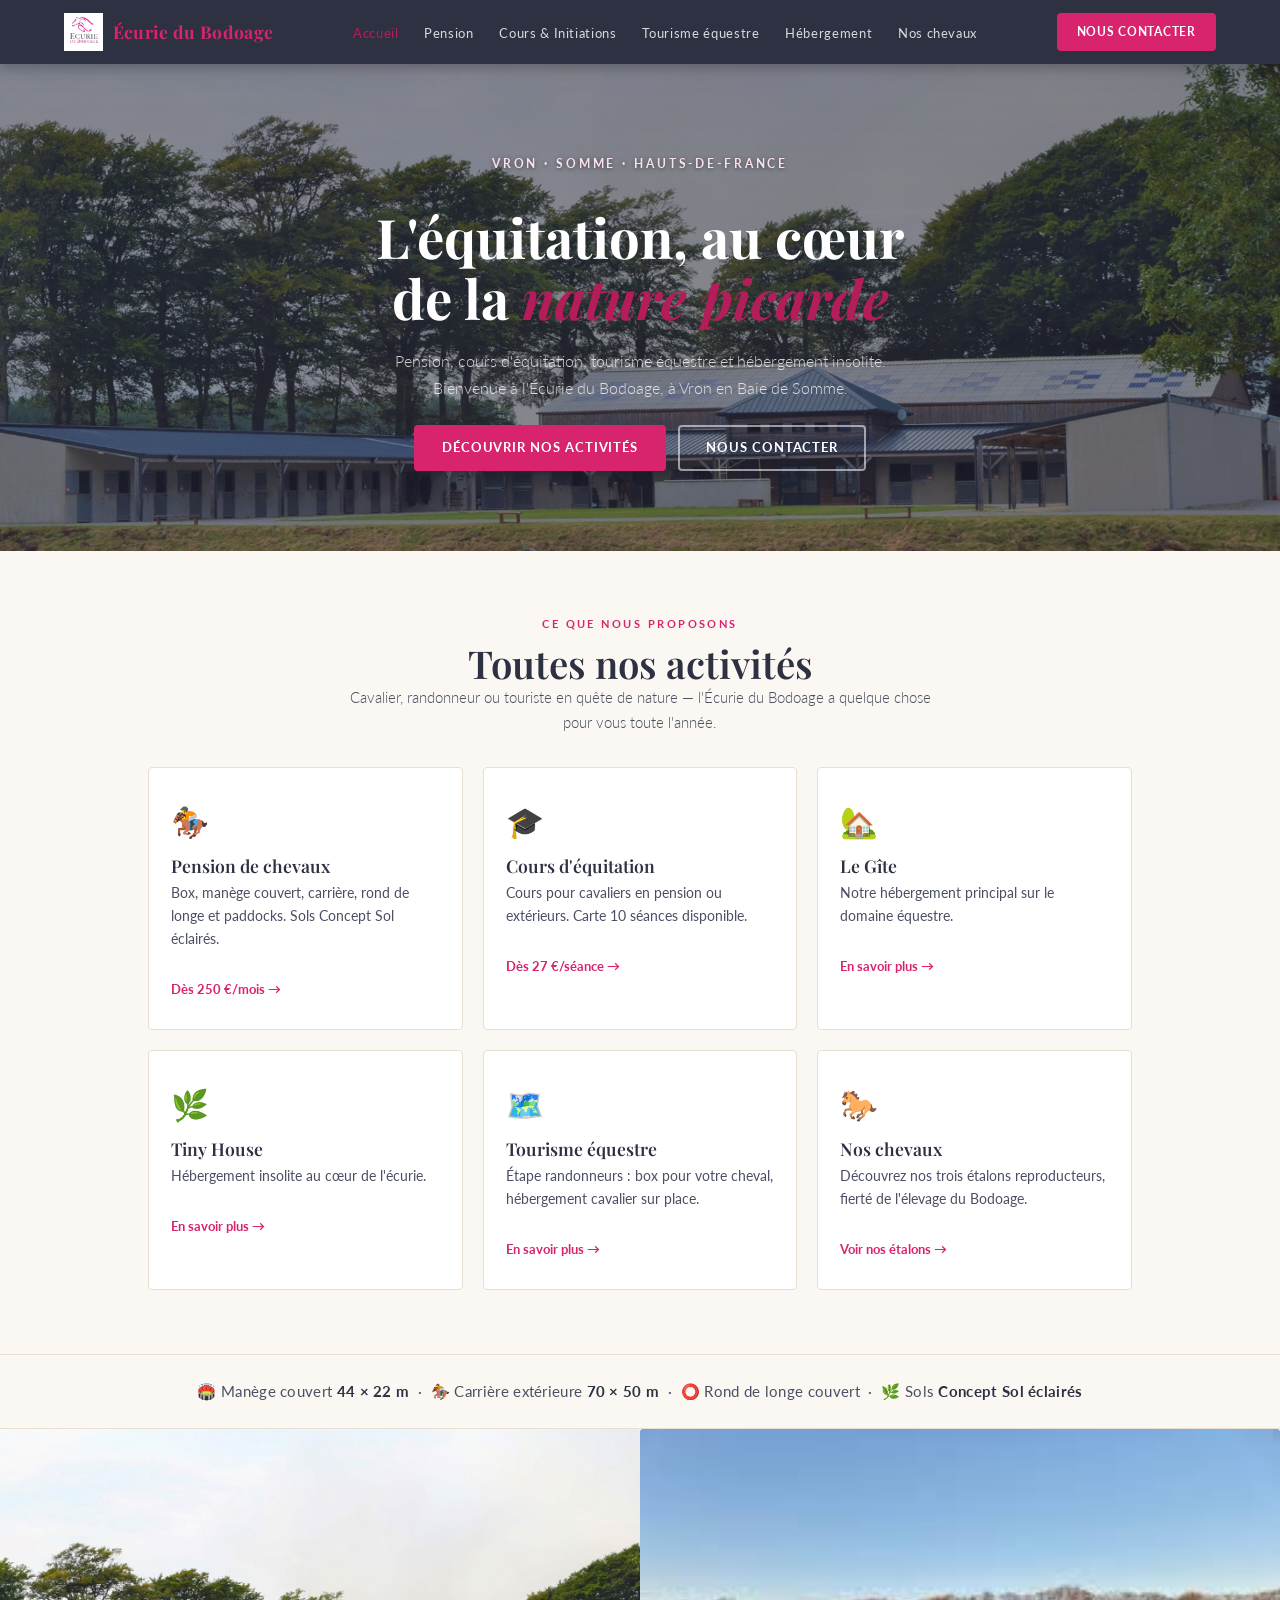
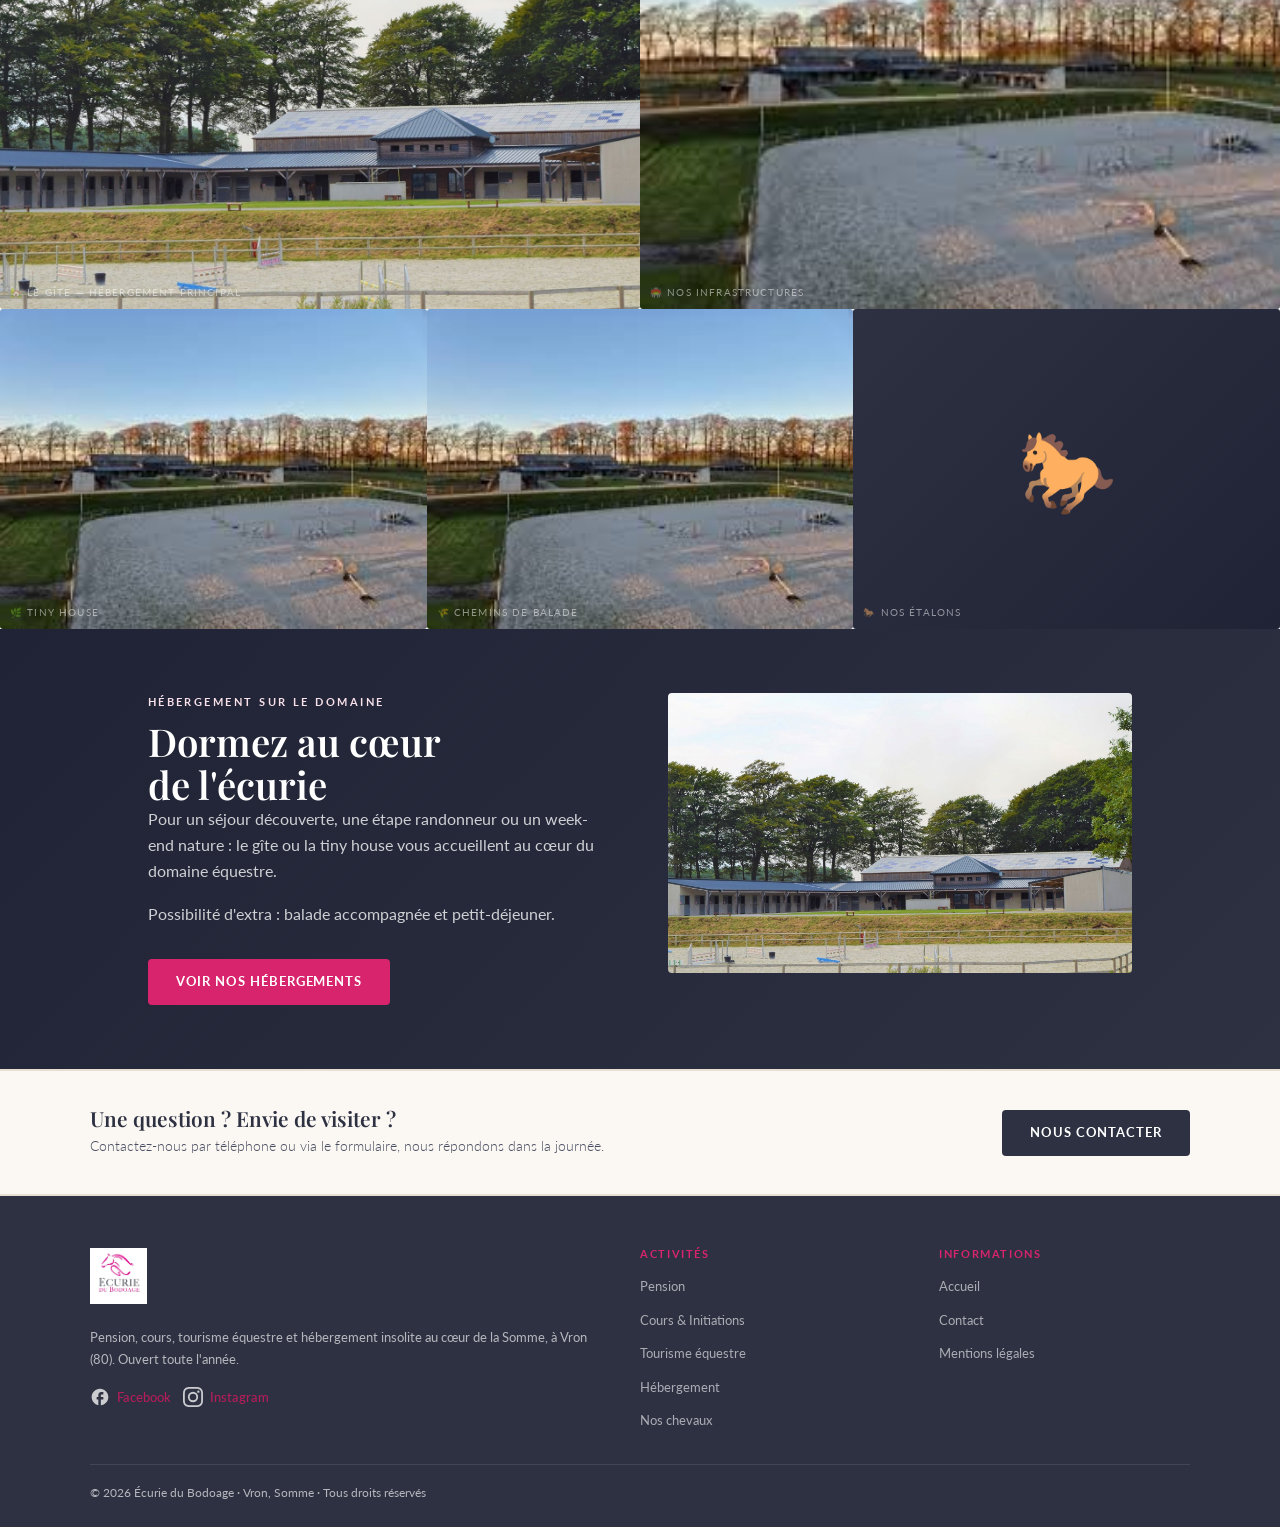
<file: index.html>
<!DOCTYPE html>
<html lang="fr">
<head>
  <meta charset="UTF-8" />
  <meta name="viewport" content="width=device-width, initial-scale=1.0" />

  <!-- ═══ SEO : META ESSENTIELS ═══════════════════════════════ -->
  <title>Écurie du Bodoage — Pension & Cours d'Équitation à Vron 80</title>
  <meta name="description" content="Pension chevaux, cours d'équitation, tourisme équestre et hébergement insolite à Vron (Somme 80). Bienvenue à l'Écurie du Bodoage en Baie de Somme." />
  <meta name="robots" content="index, follow" />
  <link rel="canonical" href="https://www.ecurie-du-bodoage.fr/" />

  <!-- ═══ SEO : OPEN GRAPH (Facebook, WhatsApp, LinkedIn) ═════ -->
  <meta property="og:type"        content="website" />
  <meta property="og:url"         content="https://www.ecurie-du-bodoage.fr/" />
  <meta property="og:title"       content="Écurie du Bodoage — Pension & Cours d'Équitation à Vron 80" />
  <meta property="og:description" content="Pension chevaux, cours d'équitation, tourisme équestre et hébergement insolite à Vron (Somme 80)." />
  <meta property="og:image"       content="https://www.ecurie-du-bodoage.fr/assets/img/og-accueil.jpg" />
  <meta property="og:locale"      content="fr_FR" />
  <meta property="og:site_name"   content="Écurie du Bodoage" />

  <!-- ═══ SEO : TWITTER CARD ══════════════════════════════════ -->
  <meta name="twitter:card"        content="summary_large_image" />
  <meta name="twitter:title"       content="Écurie du Bodoage — Pension & Cours d'Équitation à Vron 80" />
  <meta name="twitter:description" content="Pension chevaux, cours, tourisme équestre et hébergement insolite à Vron (Somme 80)." />
  <meta name="twitter:image"       content="https://www.ecurie-du-bodoage.fr/assets/img/og-accueil.jpg" />

  <!-- ═══ SEO : SCHEMA.ORG LocalBusiness + Équitation ════════ -->
  <script type="application/ld+json">
  {
    "@context": "https://schema.org",
    "@type": ["LocalBusiness", "SportsActivityLocation"],
    "@id": "https://www.ecurie-du-bodoage.fr/#ecuriedubodage",
    "name": "Écurie du Bodoage",
    "description": "Pension chevaux, cours d'équitation, tourisme équestre, tiny house et hébergement insolite à Vron en Baie de Somme.",
    "url": "https://www.ecurie-du-bodoage.fr/",
    "telephone": "+33620130794",
    "email": "ecuriedubodoage@gmail.com",
    "address": {
      "@type": "PostalAddress",
      "streetAddress": "Lieu-dit Le Bodage",
      "addressLocality": "Vron",
      "postalCode": "80120",
      "addressCountry": "FR"
    },
    "geo": {
      "@type": "GeoCoordinates",
      "latitude": "50.3",
      "longitude": "1.7"
    },
    "openingHoursSpecification": [
      { "@type": "OpeningHoursSpecification", "dayOfWeek": ["Monday","Tuesday","Wednesday","Thursday","Friday"], "opens": "08:00", "closes": "19:00" },
      { "@type": "OpeningHoursSpecification", "dayOfWeek": "Saturday", "opens": "08:00", "closes": "18:00" }
    ],
    "sameAs": [
      "https://facebook.com/ecurie.du.bodage",
      "https://instagram.com/ecurie_du_bodage"
    ]
  }
  </script>

  <!-- Fonts -->
  <link rel="preconnect" href="https://fonts.googleapis.com" />
  <link rel="preconnect" href="https://fonts.gstatic.com" crossorigin />
  <link href="https://fonts.googleapis.com/css2?family=Playfair+Display:ital,wght@0,600;0,700;1,400&family=Lato:wght@300;400;700&display=swap" rel="stylesheet" />

  <link rel="stylesheet" href="assets/css/style.css" />
</head>
<body>

  <!-- ═══ NAVIGATION ══════════════════════════════════════════ -->
  <header role="banner">
    <nav class="site-nav" aria-label="Navigation principale">
      <a href="index.html" class="site-nav__logo" aria-label="Écurie du Bodoage — Accueil">
        <img src="assets/img/logo.png" alt="Logo Écurie du Bodoage" class="site-nav__logo-img" />
        <span class="site-nav__logo-text">Écurie du Bodoage</span>
      </a>
      <ul class="site-nav__menu" role="list">
        <li><a href="index.html"              aria-current="page">Accueil</a></li>
        <li><a href="pension-elevage.html">Pension</a></li>
        <li><a href="cours-initiations.html">Cours &amp; Initiations</a></li>
        <li><a href="tourisme-equestre.html">Tourisme équestre</a></li>
        <li><a href="hebergement.html">Hébergement</a></li>
        <li><a href="chevaux-a-vendre.html">Nos chevaux</a></li>
      </ul>
      <a href="contact.php" class="site-nav__cta">Nous contacter</a>
      <button class="site-nav__toggle" aria-expanded="false" aria-label="Ouvrir le menu">
        <span></span><span></span><span></span>
      </button>
    </nav>
  </header>

  <main id="main-content">

    <!-- ═══ HERO ════════════════════════════════════════════════
         Image de fond : assets/img/hero-accueil.jpg (photo principale de l'écurie)
         Remplacer le background-image dans style.css ou en inline
    ════════════════════════════════════════════════════════════ -->
    <section class="hero" aria-labelledby="hero-title"
             style="background-image: linear-gradient(rgba(31,35,53,.55), rgba(31,35,53,.45)), url('assets/img/hero-accueil.jpg'), linear-gradient(135deg,#1f2335,#2d3142); background-size: cover; background-position: center;">
      <p class="hero__eyebrow">Vron · Somme · Hauts-de-France</p>
      <h1 id="hero-title">
        L'équitation, au cœur<br>de la <em>nature picarde</em>
      </h1>
      <p class="hero__sub">
        Pension, cours d'équitation, tourisme équestre et hébergement insolite.
        Bienvenue à l'Écurie du Bodoage, à Vron en Baie de Somme.
      </p>
      <div class="hero__btns">
        <a href="cours-initiations.html" class="btn btn--gold">Découvrir nos activités</a>
        <a href="contact.php"           class="btn btn--outline-white">Nous contacter</a>
      </div>
    </section>

    <!-- ═══ ACTIVITÉS ═══════════════════════════════════════════
         SEO : Bloc de liens internes — chaque carte pointe vers une page dédiée
    ════════════════════════════════════════════════════════════ -->
    <section class="section section--cream" aria-labelledby="activites-title">
      <div class="container">
        <div class="text-center">
          <span class="label">Ce que nous proposons</span>
          <h2 id="activites-title">Toutes nos activités</h2>
          <p class="section__sub">
            Cavalier, randonneur ou touriste en quête de nature —
            l'Écurie du Bodoage a quelque chose pour vous toute l'année.
          </p>
        </div>

        <div class="grid--3">

          <article class="activity-card">
            <div class="activity-card__icon" aria-hidden="true">🏇</div>
            <h3>Pension de chevaux</h3>
            <p>Box, manège couvert, carrière, rond de longe et paddocks. Sols Concept Sol éclairés.</p>
            <a href="pension-elevage.html" class="activity-card__price">
              Dès <span data-config="pension_pre_box">250 €/mois</span> →
            </a>
          </article>

          <article class="activity-card">
            <div class="activity-card__icon" aria-hidden="true">🎓</div>
            <h3>Cours d'équitation</h3>
            <p>Cours pour cavaliers en pension ou extérieurs. Carte 10 séances disponible.</p>
            <a href="cours-initiations.html" class="activity-card__price">
              Dès <span data-config="cours_pension">27 €/séance</span> →
            </a>
          </article>

          <article class="activity-card">
            <div class="activity-card__icon" aria-hidden="true">🏡</div>
            <h3>Le Gîte</h3>
            <p>Notre hébergement principal sur le domaine équestre.</p>
            <a href="hebergement.html" class="activity-card__price">
              En savoir plus →
            </a>
          </article>

          <article class="activity-card">
            <div class="activity-card__icon" aria-hidden="true">🌿</div>
            <h3>Tiny House</h3>
            <p>Hébergement insolite au cœur de l'écurie.</p>
            <a href="hebergement.html" class="activity-card__price">
              En savoir plus →
            </a>
          </article>

          <article class="activity-card">
            <div class="activity-card__icon" aria-hidden="true">🗺️</div>
            <h3>Tourisme équestre</h3>
            <p>Étape randonneurs : box pour votre cheval, hébergement cavalier sur place.</p>
            <a href="tourisme-equestre.html" class="activity-card__price">
              En savoir plus →
            </a>
          </article>

          <article class="activity-card">
            <div class="activity-card__icon" aria-hidden="true">🐎</div>
            <h3>Nos chevaux</h3>
            <p>Découvrez nos trois étalons reproducteurs, fierté de l'élevage du Bodoage.</p>
            <a href="chevaux-a-vendre.html" class="activity-card__price">Voir nos étalons →</a>
          </article>

        </div>
      </div>
    </section>

    <!-- ═══ INFRASTRUCTURES — bandeau sobre ═════════════════════ -->
    <div style="background:var(--color-cream);padding:24px 5%;text-align:center;border-top:1px solid var(--color-border);border-bottom:1px solid var(--color-border)">
      <p style="margin:0;color:var(--color-text2);font-size:.95rem;letter-spacing:.02em">
        🏟️ Manège couvert <strong style="color:var(--color-ink)">44 × 22 m</strong>
        &nbsp;·&nbsp;
        🏇 Carrière extérieure <strong style="color:var(--color-ink)">70 × 50 m</strong>
        &nbsp;·&nbsp;
        ⭕ Rond de longe couvert
        &nbsp;·&nbsp;
        🌿 Sols <strong style="color:var(--color-ink)">Concept Sol éclairés</strong>
      </p>
    </div>

    <!-- ═══ GALERIE — Le Gîte et nos infrastructures en avant ═══ -->
    <section aria-label="Photos de l'écurie" style="padding:0">
      <div class="gallery gallery--featured">
        <a href="hebergement.html" class="gallery__item gallery__item--hero" aria-label="Découvrir notre gîte">
          <div class="gallery__placeholder gallery__placeholder--1"
               style="background-image:url('assets/img/gite.jpg');background-size:cover;background-position:center"
               aria-hidden="true"></div>
          <span class="gallery__label">🏡 Le Gîte — hébergement principal</span>
        </a>
        <a href="pension-elevage.html" class="gallery__item gallery__item--hero" aria-label="Découvrir nos infrastructures">
          <div class="gallery__placeholder gallery__placeholder--2"
               style="background-image:url('assets/img/manege.jpg');background-size:cover;background-position:center"
               aria-hidden="true"></div>
          <span class="gallery__label">🏟️ Nos infrastructures</span>
        </a>
        <a href="hebergement.html" class="gallery__item" aria-label="Découvrir notre tiny house">
          <div class="gallery__placeholder gallery__placeholder--3"
               style="background-image:url('assets/img/tiny-house.jpg');background-size:cover;background-position:center"
               aria-hidden="true"></div>
          <span class="gallery__label">🌿 Tiny House</span>
        </a>
        <a href="tourisme-equestre.html" class="gallery__item" aria-label="Voir les chemins de balade">
          <div class="gallery__placeholder gallery__placeholder--4"
               style="background-image:url('assets/img/sentier-rural.jpg');background-size:cover;background-position:center"
               aria-hidden="true"></div>
          <span class="gallery__label">🌾 Chemins de balade</span>
        </a>
        <a href="chevaux-a-vendre.html" class="gallery__item" aria-label="Découvrir nos étalons">
          <div class="gallery__placeholder gallery__placeholder--1"
               style="background:linear-gradient(135deg,#2d3142 0%,#1f2335 100%);display:flex;align-items:center;justify-content:center;font-size:5rem"
               aria-hidden="true">🐎</div>
          <span class="gallery__label">🐎 Nos étalons</span>
        </a>
      </div>
    </section>

    <!-- ═══ HÉBERGEMENT — CTA ════════════════════════════════════ -->
    <section class="section section--green" aria-labelledby="heberg-home-title">
      <div class="container">
        <div class="grid--2">
          <div>
            <span class="label">Hébergement sur le domaine</span>
            <h2 id="heberg-home-title">Dormez au cœur<br>de l'écurie</h2>
            <p>
              Pour un séjour découverte, une étape randonneur ou un week-end nature :
              le gîte ou la tiny house vous accueillent au cœur du domaine équestre.
            </p>
            <p style="margin-top:1rem">Possibilité d'extra : balade accompagnée et petit-déjeuner.</p>
            <a href="hebergement.html" class="btn btn--gold" style="margin-top:1rem">
              Voir nos hébergements
            </a>
          </div>
          <div class="gallery__placeholder gallery__placeholder--1"
               style="height:280px;border-radius:var(--radius);background-image:url('assets/img/gite.jpg');background-size:cover;background-position:center"
               aria-label="Photo du gîte">
          </div>
        </div>
      </div>
    </section>

    <!-- ═══ BANDEAU CTA ══════════════════════════════════════════ -->
    <div class="cta-band">
      <div class="cta-band__inner">
        <div>
          <h2>Une question ? Envie de visiter ?</h2>
          <p>Contactez-nous par téléphone ou via le formulaire, nous répondons dans la journée.</p>
        </div>
        <a href="contact.php" class="btn btn--brown">Nous contacter</a>
      </div>
    </div>

  </main>

  <!-- ═══ FOOTER ════════════════════════════════════════════════ -->
  <footer class="site-footer" role="contentinfo">
    <div class="site-footer__grid">
      <div>
        <a href="index.html" class="site-footer__logo"><img src="assets/img/logo.png" alt="Logo Écurie du Bodoage" class="site-footer__logo-img" /></a>
        <p class="site-footer__desc">
          Pension, cours, tourisme équestre et hébergement insolite au cœur
          de la Somme, à Vron (80). Ouvert toute l'année.
        </p>
        <div class="site-footer__social">
          <a href="#" data-href="facebook" target="_blank" rel="noopener noreferrer" aria-label="Suivez-nous sur Facebook" class="social-icon"><img src="assets/img/facebook.svg" alt="" /> Facebook</a>
          <a href="#" data-href="instagram" target="_blank" rel="noopener noreferrer" aria-label="Suivez-nous sur Instagram" class="social-icon"><img src="assets/img/instagram.svg" alt="" /> Instagram</a>
        </div>
      </div>
      <div class="site-footer__col">
        <h4>Activités</h4>
        <ul>
          <li><a href="pension-elevage.html">Pension</a></li>
          <li><a href="cours-initiations.html">Cours &amp; Initiations</a></li>
          <li><a href="tourisme-equestre.html">Tourisme équestre</a></li>
          <li><a href="hebergement.html">Hébergement</a></li>
          <li><a href="chevaux-a-vendre.html">Nos chevaux</a></li>
        </ul>
      </div>
      <div class="site-footer__col">
        <h4>Informations</h4>
        <ul>
          <li><a href="index.html">Accueil</a></li>
          <li><a href="contact.php">Contact</a></li>
          <li><a href="mentions-legales.html">Mentions légales</a></li>
        </ul>
      </div>
    </div>
    <div class="site-footer__bottom">
      <span>© 2026 Écurie du Bodoage · Vron, Somme · Tous droits réservés</span>
      
    </div>
  </footer>

  <!-- config.js AVANT main.js -->
  <script src="config.js"></script>
  <script src="assets/js/main.js"></script>

</body>
</html>
</file>
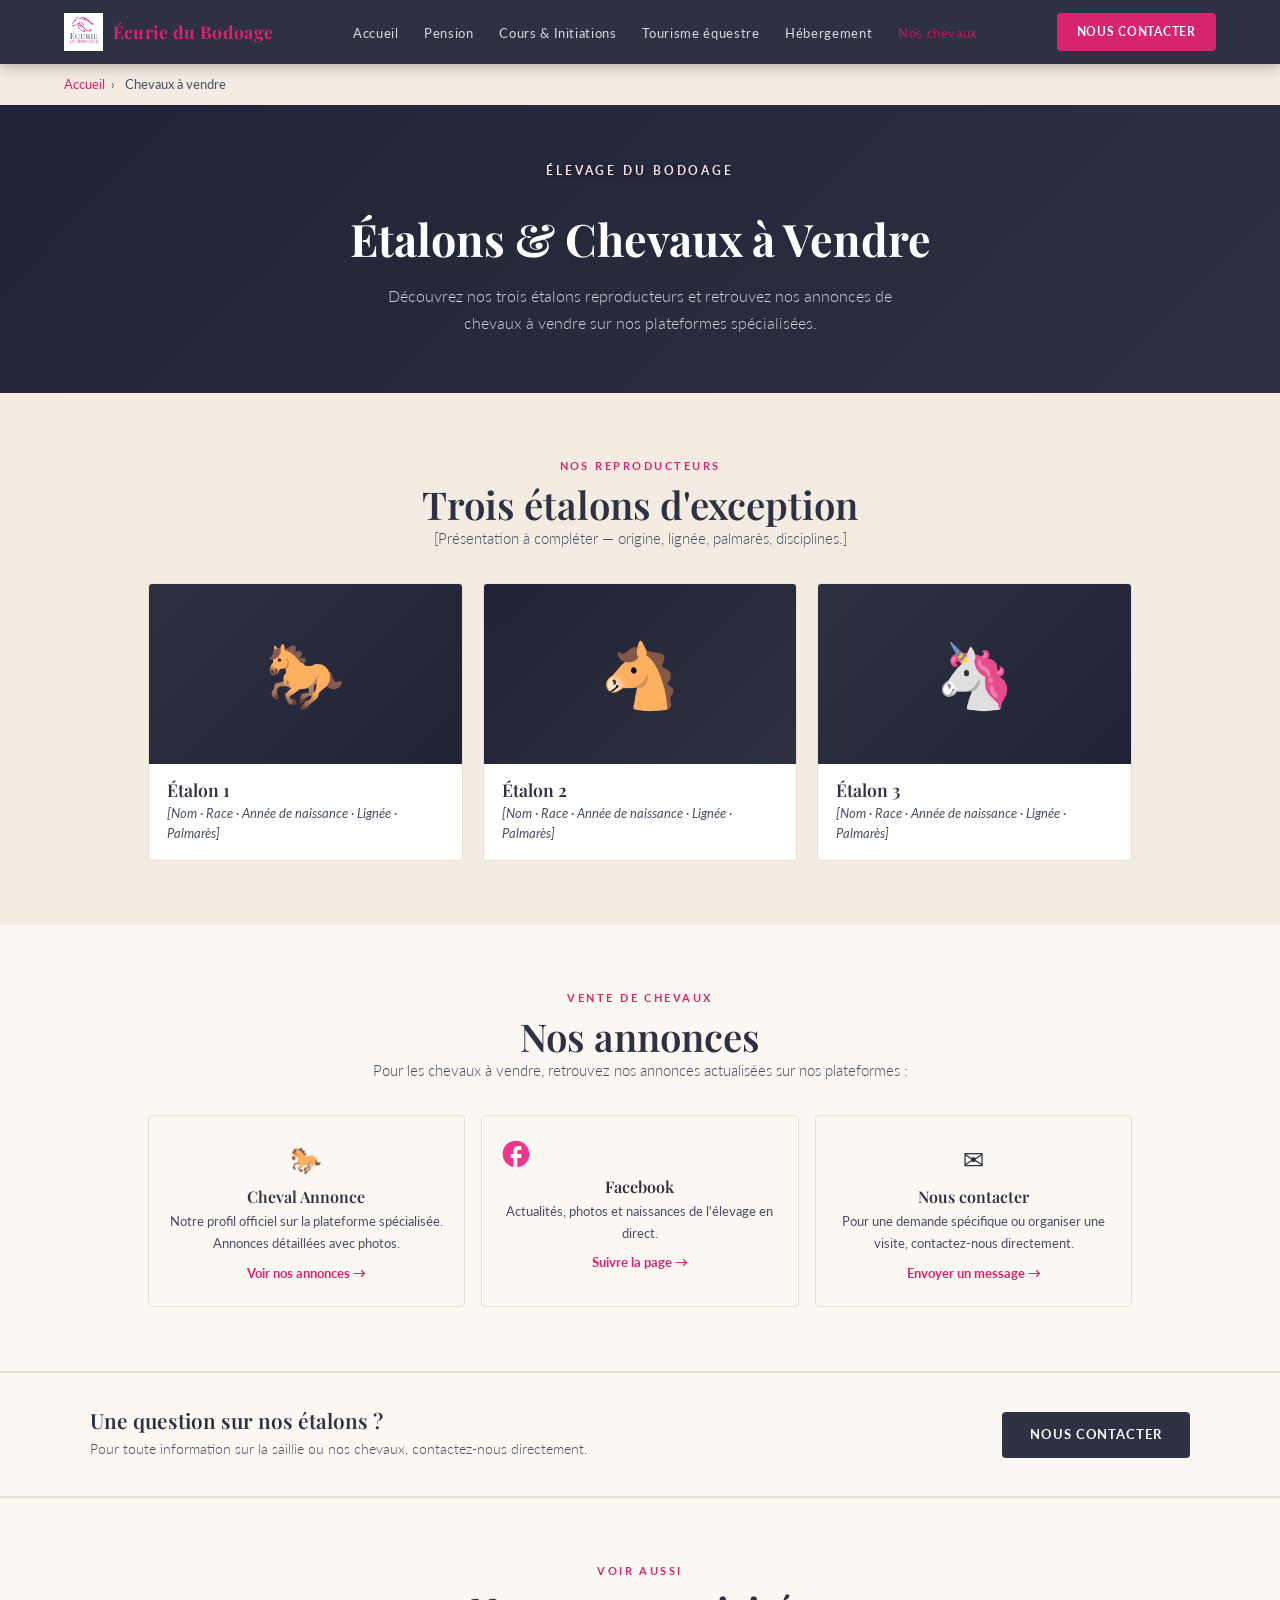
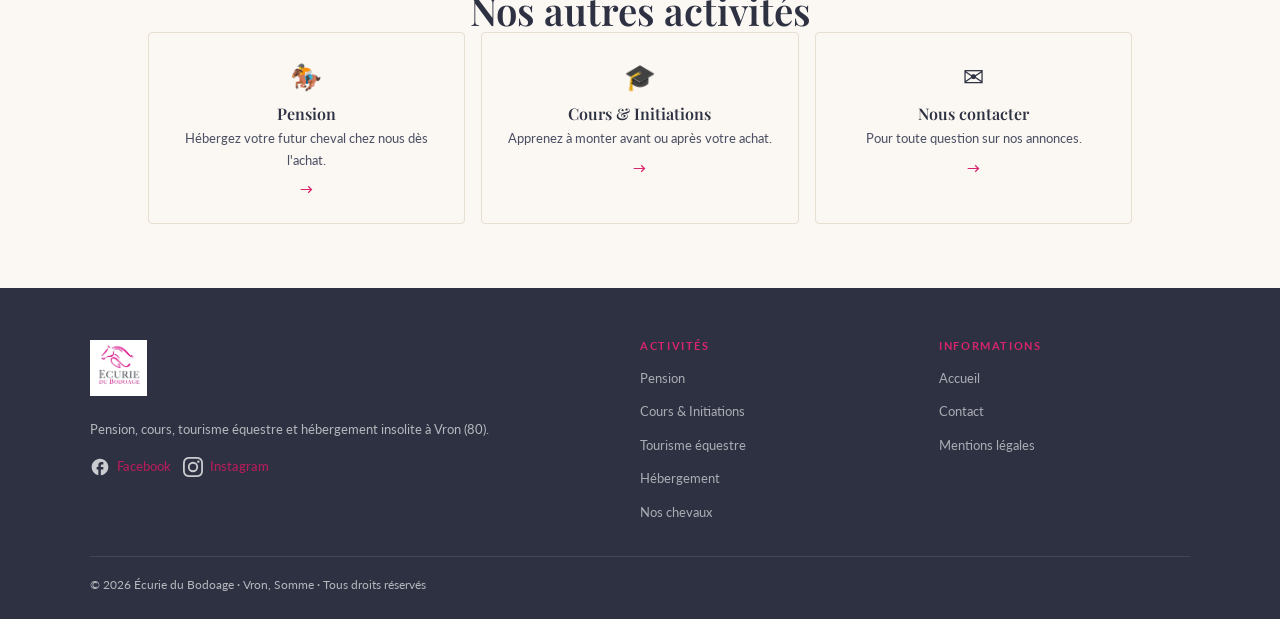
<file: chevaux-a-vendre.html>
<!DOCTYPE html>
<html lang="fr">
<head>
  <meta charset="UTF-8" /><meta name="viewport" content="width=device-width, initial-scale=1.0" />
  <title>Chevaux à Vendre — Élevage du Bodoage, Vron (Somme 80)</title>
  <meta name="description" content="Chevaux à vendre à Vron (Somme 80) : annonces de chevaux issus de notre élevage. Tous niveaux, tous âges. Visites organisées sur rendez-vous en Baie de Somme." />
  <meta name="robots" content="index, follow" />
  <link rel="canonical" href="https://www.ecurie-du-bodoage.fr/chevaux-a-vendre.html" />
  <meta property="og:type" content="website" />
  <meta property="og:title" content="Chevaux à Vendre — Élevage du Bodoage" />
  <meta property="og:description" content="Annonces chevaux à vendre — élevage soigné en Baie de Somme." />
  <meta property="og:image" content="https://www.ecurie-du-bodoage.fr/assets/img/og-vente.jpg" />
  <script type="application/ld+json">{"@context":"https://schema.org","@type":"ItemList","name":"Chevaux à vendre — Élevage du Bodoage","url":"https://www.ecurie-du-bodoage.fr/chevaux-a-vendre.html","numberOfItems":3,"itemListElement":[{"@type":"ListItem","position":1,"name":"Cheval 1 — Loisir / débutant"},{"@type":"ListItem","position":2,"name":"Cheval 2 — CCE / sport"},{"@type":"ListItem","position":3,"name":"Cheval 3 — Dressage / loisir"}]}</script>
  <link rel="preconnect" href="https://fonts.googleapis.com" /><link rel="preconnect" href="https://fonts.gstatic.com" crossorigin />
  <link href="https://fonts.googleapis.com/css2?family=Playfair+Display:ital,wght@0,600;0,700;1,400&family=Lato:wght@300;400;700&display=swap" rel="stylesheet" />
  <link rel="stylesheet" href="assets/css/style.css" />
</head>
<body>
  <header role="banner">
    <nav class="site-nav" aria-label="Navigation principale">
      <a href="index.html" class="site-nav__logo" aria-label="Écurie du Bodoage — Accueil">
        <img src="assets/img/logo.png" alt="Logo Écurie du Bodoage" class="site-nav__logo-img" />
        <span class="site-nav__logo-text">Écurie du Bodoage</span>
      </a>
      <ul class="site-nav__menu" role="list">
        <li><a href="index.html">Accueil</a></li>
        <li><a href="pension-elevage.html">Pension</a></li>
        <li><a href="cours-initiations.html">Cours &amp; Initiations</a></li>
        <li><a href="tourisme-equestre.html">Tourisme équestre</a></li>
        <li><a href="hebergement.html">Hébergement</a></li>
        <li><a href="chevaux-a-vendre.html" aria-current="page">Nos chevaux</a></li>
      </ul>
      <a href="contact.php" class="site-nav__cta">Nous contacter</a>
      <button class="site-nav__toggle" aria-expanded="false" aria-label="Ouvrir le menu"><span></span><span></span><span></span></button>
    </nav>
  </header>
  <nav class="breadcrumb" aria-label="Fil d'Ariane">
    <a href="index.html">Accueil</a><span class="breadcrumb__sep" aria-hidden="true">›</span>
    <span aria-current="page">Chevaux à vendre</span>
  </nav>
  <main id="main-content">
    <section class="hero hero--page" aria-labelledby="vente-title"
             style="background: linear-gradient(135deg,#1f2335,#2d3142); padding: 56px 5%; min-height: auto;">
      <p class="hero__eyebrow">Élevage du Bodoage</p>
      <h1 id="vente-title">Étalons &amp; Chevaux à Vendre</h1>
      <p class="hero__sub">Découvrez nos trois étalons reproducteurs et retrouvez nos annonces de chevaux à vendre sur nos plateformes spécialisées.</p>
    </section>

    <section class="section section--sand" aria-labelledby="etalons-title">
      <div class="container">
        <div class="text-center">
          <span class="label">Nos reproducteurs</span>
          <h2 id="etalons-title">Trois étalons d'exception</h2>
          <p class="section__sub">[Présentation à compléter — origine, lignée, palmarès, disciplines.]</p>
        </div>
        <div class="grid--3">
          <article class="horse-card">
            <div class="horse-card__img"
                 style="background:linear-gradient(135deg,#2d3142 0%,#1f2335 100%);display:flex;align-items:center;justify-content:center;font-size:4rem"
                 aria-label="Photo de l'étalon 1 à venir">🐎</div>
            <div class="horse-card__body">
              <h3>Étalon 1</h3>
              <p class="horse-card__meta"><em>[Nom · Race · Année de naissance · Lignée · Palmarès]</em></p>
            </div>
          </article>
          <article class="horse-card">
            <div class="horse-card__img"
                 style="background:linear-gradient(135deg,#1f2335 0%,#2d3142 100%);display:flex;align-items:center;justify-content:center;font-size:4rem"
                 aria-label="Photo de l'étalon 2 à venir">🐴</div>
            <div class="horse-card__body">
              <h3>Étalon 2</h3>
              <p class="horse-card__meta"><em>[Nom · Race · Année de naissance · Lignée · Palmarès]</em></p>
            </div>
          </article>
          <article class="horse-card">
            <div class="horse-card__img"
                 style="background:linear-gradient(135deg,#2d3142 0%,#1f2335 100%);display:flex;align-items:center;justify-content:center;font-size:4rem"
                 aria-label="Photo de l'étalon 3 à venir">🦄</div>
            <div class="horse-card__body">
              <h3>Étalon 3</h3>
              <p class="horse-card__meta"><em>[Nom · Race · Année de naissance · Lignée · Palmarès]</em></p>
            </div>
          </article>
        </div>
      </div>
    </section>

    <section class="section section--cream" aria-labelledby="ou-trouver">
      <div class="container">
        <div class="text-center">
          <span class="label">Vente de chevaux</span>
          <h2 id="ou-trouver">Nos annonces</h2>
          <p class="section__sub">Pour les chevaux à vendre, retrouvez nos annonces actualisées sur nos plateformes :</p>
        </div>
        <div class="see-also__grid">
          <a href="#" data-href-config="chevalannonce" rel="noopener noreferrer" target="_blank" class="link-card">
            <div class="link-card__icon" aria-hidden="true">🐎</div>
            <h3>Cheval Annonce</h3>
            <p>Notre profil officiel sur la plateforme spécialisée. Annonces détaillées avec photos.</p>
            <span class="link-card__arrow">Voir nos annonces →</span>
          </a>
          <a href="#" data-href="facebook" rel="noopener noreferrer" target="_blank" class="link-card">
            <div class="link-card__icon" aria-hidden="true"><img src="assets/img/facebook.svg" alt="" style="width:32px;height:32px;filter:brightness(0) saturate(100%) invert(35%) sepia(85%) saturate(2400%) hue-rotate(310deg) brightness(95%);" /></div>
            <h3>Facebook</h3>
            <p>Actualités, photos et naissances de l'élevage en direct.</p>
            <span class="link-card__arrow">Suivre la page →</span>
          </a>
          <a href="contact.php" class="link-card">
            <div class="link-card__icon" aria-hidden="true">✉️</div>
            <h3>Nous contacter</h3>
            <p>Pour une demande spécifique ou organiser une visite, contactez-nous directement.</p>
            <span class="link-card__arrow">Envoyer un message →</span>
          </a>
        </div>
      </div>
    </section>

    <div class="cta-band">
      <div class="cta-band__inner">
        <div><h2>Une question sur nos étalons ?</h2><p>Pour toute information sur la saillie ou nos chevaux, contactez-nous directement.</p></div>
        <a href="contact.php" class="btn btn--brown">Nous contacter</a>
      </div>
    </div>

    <section class="section section--cream see-also" aria-labelledby="see-also-vente">
      <div class="container">
        <div class="text-center"><span class="label">Voir aussi</span><h2 id="see-also-vente">Nos autres activités</h2></div>
        <div class="see-also__grid">
          <a href="pension-elevage.html" class="link-card"><div class="link-card__icon" aria-hidden="true">🏇</div><h3>Pension</h3><p>Hébergez votre futur cheval chez nous dès l'achat.</p><span class="link-card__arrow">→</span></a>
          <a href="cours-initiations.html" class="link-card"><div class="link-card__icon" aria-hidden="true">🎓</div><h3>Cours &amp; Initiations</h3><p>Apprenez à monter avant ou après votre achat.</p><span class="link-card__arrow">→</span></a>
          <a href="contact.php" class="link-card"><div class="link-card__icon" aria-hidden="true">✉️</div><h3>Nous contacter</h3><p>Pour toute question sur nos annonces.</p><span class="link-card__arrow">→</span></a>
        </div>
      </div>
    </section>
  </main>
  <footer class="site-footer" role="contentinfo">
    <div class="site-footer__grid">
      <div><a href="index.html" class="site-footer__logo"><img src="assets/img/logo.png" alt="Logo Écurie du Bodoage" class="site-footer__logo-img" /></a><p class="site-footer__desc">Pension, cours, tourisme équestre et hébergement insolite à Vron (80).</p><div class="site-footer__social"><a href="#" data-href="facebook" target="_blank" rel="noopener noreferrer" aria-label="Suivez-nous sur Facebook" class="social-icon"><img src="assets/img/facebook.svg" alt="" /> Facebook</a><a href="#" data-href="instagram" target="_blank" rel="noopener noreferrer" aria-label="Suivez-nous sur Instagram" class="social-icon"><img src="assets/img/instagram.svg" alt="" /> Instagram</a></div></div>
      <div class="site-footer__col"><h4>Activités</h4><ul><li><a href="pension-elevage.html">Pension</a></li><li><a href="cours-initiations.html">Cours &amp; Initiations</a></li><li><a href="tourisme-equestre.html">Tourisme équestre</a></li><li><a href="hebergement.html">Hébergement</a></li><li><a href="chevaux-a-vendre.html">Nos chevaux</a></li></ul></div>
      <div class="site-footer__col"><h4>Informations</h4><ul><li><a href="index.html">Accueil</a></li><li><a href="contact.php">Contact</a></li><li><a href="mentions-legales.html">Mentions légales</a></li></ul></div>
    </div>
    <div class="site-footer__bottom"><span>© 2026 Écurie du Bodoage · Vron, Somme · Tous droits réservés</span></div>
  </footer>
  <script src="config.js"></script><script src="assets/js/main.js"></script>
</body>
</html>
</file>
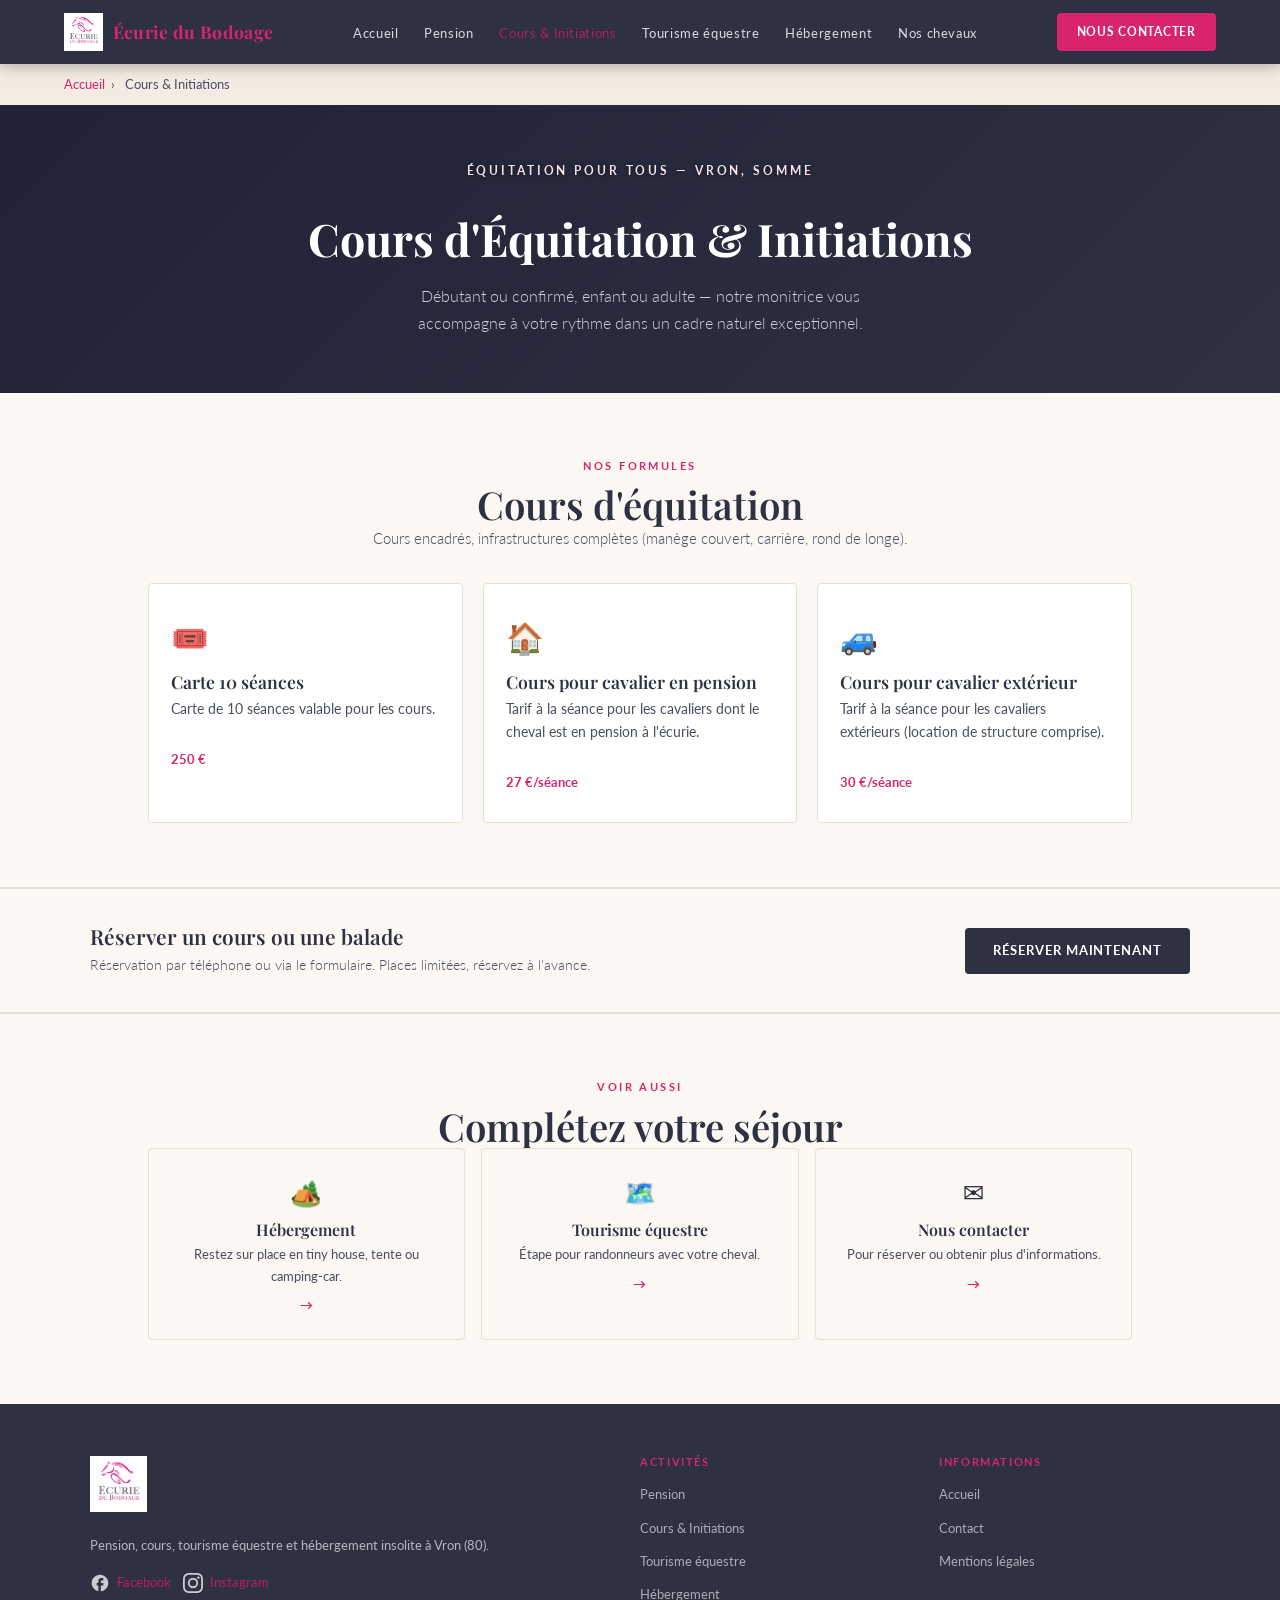
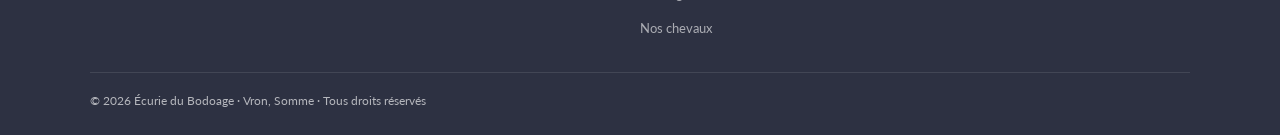
<file: cours-initiations.html>
<!DOCTYPE html>
<html lang="fr">
<head>
  <meta charset="UTF-8" /><meta name="viewport" content="width=device-width, initial-scale=1.0" />
  <title>Cours d'Équitation à Vron — Écurie du Bodoage (Somme 80)</title>
  <meta name="description" content="Cours d'équitation à Vron (Somme 80) : initiation enfants, cours individuels et collectifs, balades et formule petit-déjeuner. Tous niveaux, tous âges." />
  <meta name="robots" content="index, follow" />
  <link rel="canonical" href="https://www.ecurie-du-bodoage.fr/cours-initiations.html" />
  <meta property="og:title" content="Cours d'Équitation à Vron — Écurie du Bodoage (Somme 80)" />
  <meta property="og:description" content="Initiation, cours individuels, balades et formule petit-déjeuner + balade en Baie de Somme." />
  <meta property="og:image" content="https://www.ecurie-du-bodoage.fr/assets/img/og-cours.jpg" />
  <script type="application/ld+json">{"@context":"https://schema.org","@type":"Service","name":"Cours d'équitation — Écurie du Bodoage","provider":{"@id":"https://www.ecurie-du-bodoage.fr/#ecuriedubodage"},"serviceType":"Cours d'équitation et initiations cheval","url":"https://www.ecurie-du-bodoage.fr/cours-initiations.html"}</script>
  <link rel="preconnect" href="https://fonts.googleapis.com" /><link rel="preconnect" href="https://fonts.gstatic.com" crossorigin />
  <link href="https://fonts.googleapis.com/css2?family=Playfair+Display:ital,wght@0,600;0,700;1,400&family=Lato:wght@300;400;700&display=swap" rel="stylesheet" />
  <link rel="stylesheet" href="assets/css/style.css" />
</head>
<body>
  <header role="banner">
    <nav class="site-nav" aria-label="Navigation principale">
      <a href="index.html" class="site-nav__logo" aria-label="Écurie du Bodoage — Accueil">
        <img src="assets/img/logo.png" alt="Logo Écurie du Bodoage" class="site-nav__logo-img" />
        <span class="site-nav__logo-text">Écurie du Bodoage</span>
      </a>
      <ul class="site-nav__menu" role="list">
        <li><a href="index.html">Accueil</a></li>
        <li><a href="pension-elevage.html">Pension</a></li>
        <li><a href="cours-initiations.html" aria-current="page">Cours &amp; Initiations</a></li>
        <li><a href="tourisme-equestre.html">Tourisme équestre</a></li>
        <li><a href="hebergement.html">Hébergement</a></li>
        <li><a href="chevaux-a-vendre.html">Nos chevaux</a></li>
      </ul>
      <a href="contact.php" class="site-nav__cta">Nous contacter</a>
      <button class="site-nav__toggle" aria-expanded="false" aria-label="Ouvrir le menu"><span></span><span></span><span></span></button>
    </nav>
  </header>
  <nav class="breadcrumb" aria-label="Fil d'Ariane">
    <a href="index.html">Accueil</a><span class="breadcrumb__sep" aria-hidden="true">›</span>
    <span aria-current="page">Cours &amp; Initiations</span>
  </nav>
  <main id="main-content">
    <section class="hero hero--page" aria-labelledby="cours-title"
             style="background: linear-gradient(135deg,#1f2335,#2d3142); padding: 56px 5%; min-height: auto;">
      <p class="hero__eyebrow">Équitation pour tous — Vron, Somme</p>
      <h1 id="cours-title">Cours d'Équitation &amp; Initiations</h1>
      <p class="hero__sub">Débutant ou confirmé, enfant ou adulte — notre monitrice vous accompagne à votre rythme dans un cadre naturel exceptionnel.</p>
    </section>

    <section class="section section--cream" aria-labelledby="offres-title">
      <div class="container">
        <div class="text-center">
          <span class="label">Nos formules</span>
          <h2 id="offres-title">Cours d'équitation</h2>
          <p class="section__sub">Cours encadrés, infrastructures complètes (manège couvert, carrière, rond de longe).</p>
        </div>
        <div class="grid--3">
          <article class="activity-card">
            <div class="activity-card__icon" aria-hidden="true">🎟️</div>
            <h3>Carte 10 séances</h3>
            <p>Carte de 10 séances valable pour les cours.</p>
            <span class="activity-card__price" data-config="cours_carte_10">250 €</span>
          </article>
          <article class="activity-card">
            <div class="activity-card__icon" aria-hidden="true">🏠</div>
            <h3>Cours pour cavalier en pension</h3>
            <p>Tarif à la séance pour les cavaliers dont le cheval est en pension à l'écurie.</p>
            <span class="activity-card__price" data-config="cours_pension">27 €/séance</span>
          </article>
          <article class="activity-card">
            <div class="activity-card__icon" aria-hidden="true">🚙</div>
            <h3>Cours pour cavalier extérieur</h3>
            <p>Tarif à la séance pour les cavaliers extérieurs (location de structure comprise).</p>
            <span class="activity-card__price" data-config="cours_exterieur">30 €/séance</span>
          </article>
        </div>
      </div>
    </section>

    <div class="cta-band">
      <div class="cta-band__inner">
        <div>
          <h2>Réserver un cours ou une balade</h2>
          <p>Réservation par téléphone ou via le formulaire. Places limitées, réservez à l'avance.</p>
        </div>
        <a href="contact.php" class="btn btn--brown">Réserver maintenant</a>
      </div>
    </div>

    <section class="section section--cream see-also" aria-labelledby="see-also-cours">
      <div class="container">
        <div class="text-center"><span class="label">Voir aussi</span><h2 id="see-also-cours">Complétez votre séjour</h2></div>
        <div class="see-also__grid">
          <a href="hebergement.html" class="link-card"><div class="link-card__icon" aria-hidden="true">🏕️</div><h3>Hébergement</h3><p>Restez sur place en tiny house, tente ou camping-car.</p><span class="link-card__arrow">→</span></a>
          <a href="tourisme-equestre.html" class="link-card"><div class="link-card__icon" aria-hidden="true">🗺️</div><h3>Tourisme équestre</h3><p>Étape pour randonneurs avec votre cheval.</p><span class="link-card__arrow">→</span></a>
          <a href="contact.php" class="link-card"><div class="link-card__icon" aria-hidden="true">✉️</div><h3>Nous contacter</h3><p>Pour réserver ou obtenir plus d'informations.</p><span class="link-card__arrow">→</span></a>
        </div>
      </div>
    </section>
  </main>
  <footer class="site-footer" role="contentinfo">
    <div class="site-footer__grid">
      <div><a href="index.html" class="site-footer__logo"><img src="assets/img/logo.png" alt="Logo Écurie du Bodoage" class="site-footer__logo-img" /></a><p class="site-footer__desc">Pension, cours, tourisme équestre et hébergement insolite à Vron (80).</p><div class="site-footer__social"><a href="#" data-href="facebook" target="_blank" rel="noopener noreferrer" aria-label="Suivez-nous sur Facebook" class="social-icon"><img src="assets/img/facebook.svg" alt="" /> Facebook</a><a href="#" data-href="instagram" target="_blank" rel="noopener noreferrer" aria-label="Suivez-nous sur Instagram" class="social-icon"><img src="assets/img/instagram.svg" alt="" /> Instagram</a></div></div>
      <div class="site-footer__col"><h4>Activités</h4><ul><li><a href="pension-elevage.html">Pension</a></li><li><a href="cours-initiations.html">Cours &amp; Initiations</a></li><li><a href="tourisme-equestre.html">Tourisme équestre</a></li><li><a href="hebergement.html">Hébergement</a></li><li><a href="chevaux-a-vendre.html">Nos chevaux</a></li></ul></div>
      <div class="site-footer__col"><h4>Informations</h4><ul><li><a href="index.html">Accueil</a></li><li><a href="contact.php">Contact</a></li><li><a href="mentions-legales.html">Mentions légales</a></li></ul></div>
    </div>
    <div class="site-footer__bottom"><span>© 2026 Écurie du Bodoage · Vron, Somme · Tous droits réservés</span></div>
  </footer>
  <script src="config.js"></script><script src="assets/js/main.js"></script>
</body>
</html>
</file>
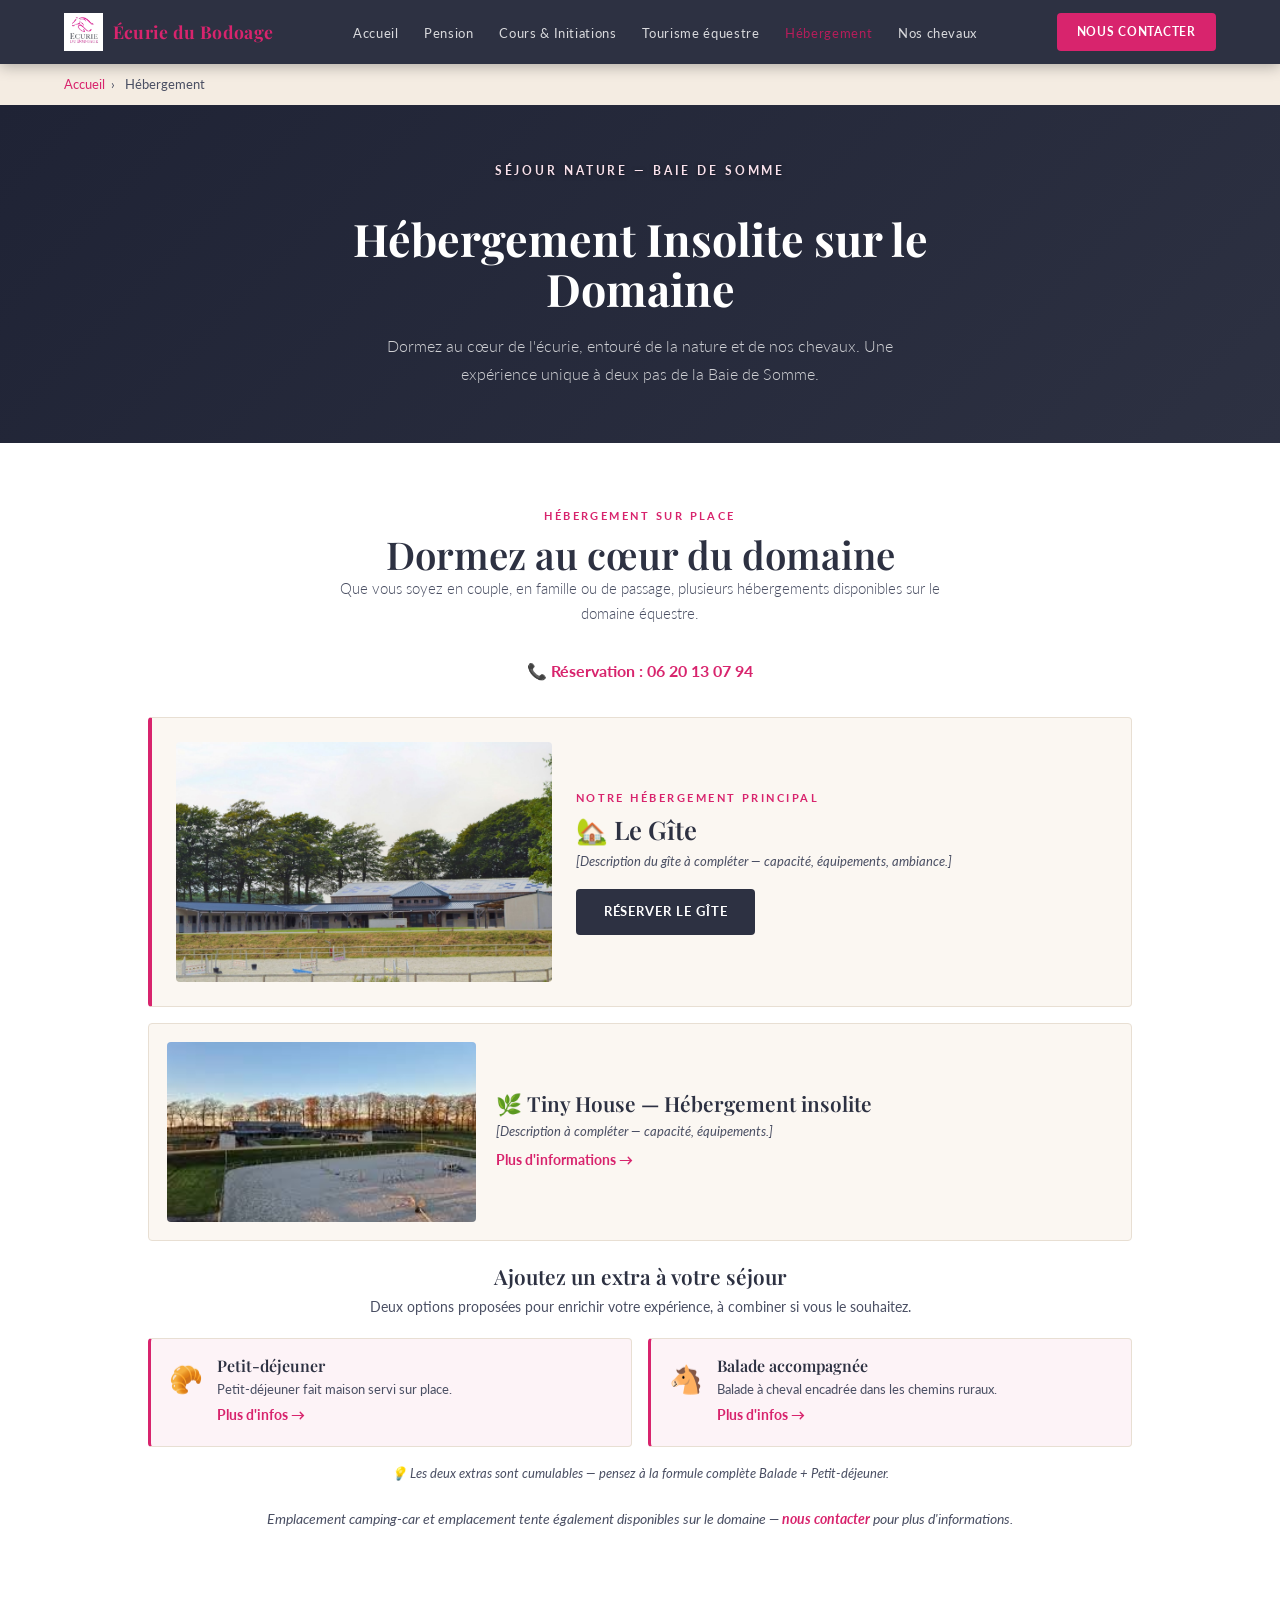
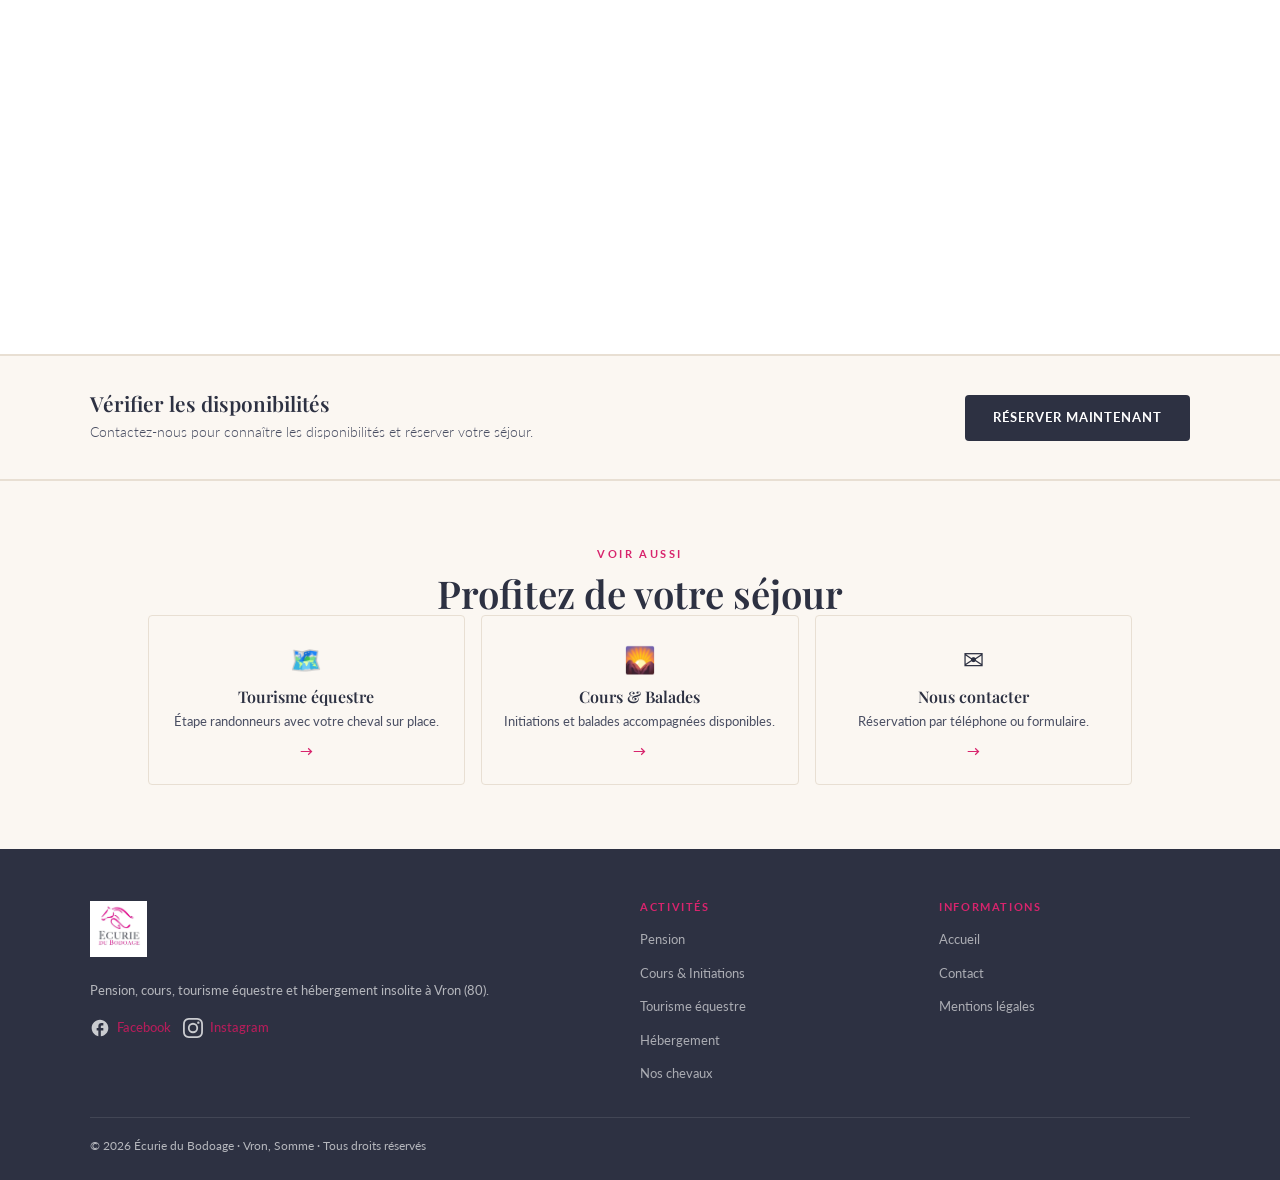
<file: hebergement.html>
<!DOCTYPE html>
<html lang="fr">
<head>
  <meta charset="UTF-8" /><meta name="viewport" content="width=device-width, initial-scale=1.0" />
  <title>Hébergement Insolite à Vron — Tiny House & Camping (80)</title>
  <meta name="description" content="Hébergement insolite à Vron (Somme 80) : tiny house, emplacement camping-car, tente. Séjour nature au cœur d'un domaine équestre en Baie de Somme." />
  <meta name="robots" content="index, follow" />
  <link rel="canonical" href="https://www.ecurie-du-bodoage.fr/hebergement.html" />
  <meta property="og:type" content="website" />
  <meta property="og:url" content="https://www.ecurie-du-bodoage.fr/hebergement.html" />
  <meta property="og:title" content="Hébergement Insolite à Vron — Tiny House & Camping (80)" />
  <meta property="og:description" content="Tiny house, camping-car, tente — séjour nature en Baie de Somme." />
  <meta property="og:image" content="https://www.ecurie-du-bodoage.fr/assets/img/og-hebergement.jpg" />
  <script type="application/ld+json">{"@context":"https://schema.org","@type":"LodgingBusiness","name":"Hébergement Écurie du Bodoage","description":"Hébergement insolite : tiny house, camping-car et tente sur un domaine équestre.","url":"https://www.ecurie-du-bodoage.fr/hebergement.html","address":{"@type":"PostalAddress","streetAddress":"Lieu-dit Le Bodage","addressLocality":"Vron","postalCode":"80120","addressCountry":"FR"},"amenityFeature":[{"@type":"LocationFeatureSpecification","name":"Tiny House"},{"@type":"LocationFeatureSpecification","name":"Emplacement camping-car"},{"@type":"LocationFeatureSpecification","name":"Emplacement tente"}]}</script>
  <link rel="preconnect" href="https://fonts.googleapis.com" /><link rel="preconnect" href="https://fonts.gstatic.com" crossorigin />
  <link href="https://fonts.googleapis.com/css2?family=Playfair+Display:ital,wght@0,600;0,700;1,400&family=Lato:wght@300;400;700&display=swap" rel="stylesheet" />
  <link rel="stylesheet" href="assets/css/style.css" />
</head>
<body>
  <header role="banner">
    <nav class="site-nav" aria-label="Navigation principale">
      <a href="index.html" class="site-nav__logo" aria-label="Écurie du Bodoage — Accueil">
        <img src="assets/img/logo.png" alt="Logo Écurie du Bodoage" class="site-nav__logo-img" />
        <span class="site-nav__logo-text">Écurie du Bodoage</span>
      </a>
      <ul class="site-nav__menu" role="list">
        <li><a href="index.html">Accueil</a></li>
        <li><a href="pension-elevage.html">Pension</a></li>
        <li><a href="cours-initiations.html">Cours &amp; Initiations</a></li>
        <li><a href="tourisme-equestre.html">Tourisme équestre</a></li>
        <li><a href="hebergement.html" aria-current="page">Hébergement</a></li>
        <li><a href="chevaux-a-vendre.html">Nos chevaux</a></li>
      </ul>
      <a href="contact.php" class="site-nav__cta">Nous contacter</a>
      <button class="site-nav__toggle" aria-expanded="false" aria-label="Ouvrir le menu"><span></span><span></span><span></span></button>
    </nav>
  </header>
  <nav class="breadcrumb" aria-label="Fil d'Ariane">
    <a href="index.html">Accueil</a><span class="breadcrumb__sep" aria-hidden="true">›</span>
    <span aria-current="page">Hébergement</span>
  </nav>
  <main id="main-content">
    <section class="hero hero--page" aria-labelledby="heberg-title"
             style="background: linear-gradient(135deg,#1f2335,#2d3142); padding: 56px 5%; min-height: auto;">
      <p class="hero__eyebrow">Séjour nature — Baie de Somme</p>
      <h1 id="heberg-title">Hébergement Insolite sur le Domaine</h1>
      <p class="hero__sub">Dormez au cœur de l'écurie, entouré de la nature et de nos chevaux. Une expérience unique à deux pas de la Baie de Somme.</p>
    </section>

    <section class="section section--white" aria-labelledby="heberg-formules">
      <div class="container">
        <div class="text-center" style="margin-bottom:2rem">
          <span class="label">Hébergement sur place</span>
          <h2 id="heberg-formules">Dormez au cœur du domaine</h2>
          <p class="section__sub">Que vous soyez en couple, en famille ou de passage, plusieurs hébergements disponibles sur le domaine équestre.</p>
          <p style="margin-top:1rem;font-weight:700;color:var(--color-brand)">📞 Réservation : <a href="tel:+33620130794" style="color:var(--color-brand)">06 20 13 07 94</a></p>
        </div>

        <!-- ── Gîte (en avant) ── -->
        <article class="heberg-item heberg-item--featured" style="background:var(--color-cream);padding:24px;border-radius:var(--radius);margin-bottom:1rem;border-left:4px solid var(--color-brand)">
          <div style="display:grid;grid-template-columns:1fr 1fr;gap:24px;align-items:center">
            <div class="gallery__placeholder gallery__placeholder--1"
                 style="height:240px;border-radius:var(--radius);background-image:url('assets/img/gite.jpg');background-size:cover;background-position:center"
                 aria-label="Photo du gîte">
            </div>
            <div>
              <span class="label">Notre hébergement principal</span>
              <h3 style="font-family:var(--font-serif);font-size:1.6rem;color:var(--color-ink);margin:.4rem 0">🏡 Le Gîte</h3>
              <p style="color:var(--color-text2);line-height:1.7"><em>[Description du gîte à compléter — capacité, équipements, ambiance.]</em></p>
              <a href="contact.php" class="btn btn--brown" style="margin-top:1rem">Réserver le gîte</a>
            </div>
          </div>
        </article>

        <!-- ── Tiny House (second) ── -->
        <article class="heberg-item heberg-item--with-photo" style="margin-bottom:1rem;display:grid;grid-template-columns:1fr 2fr;gap:20px;align-items:center;padding:18px;background:var(--color-cream);border-radius:var(--radius)">
          <div class="gallery__placeholder gallery__placeholder--2"
               style="height:180px;border-radius:var(--radius);background-image:url('assets/img/tiny-house.jpg');background-size:cover;background-position:center"
               aria-label="Photo de la tiny house">
          </div>
          <div>
            <h3 style="font-family:var(--font-serif);font-size:1.3rem;color:var(--color-ink);margin-bottom:.4rem">🌿 Tiny House — Hébergement insolite</h3>
            <p style="color:var(--color-text2);line-height:1.6"><em>[Description à compléter — capacité, équipements.]</em></p>
            <a href="contact.php" style="color:var(--color-brand);font-weight:700;font-size:.85rem;display:inline-block;margin-top:.4rem">Plus d'informations →</a>
          </div>
        </article>

        <!-- ── Extras possibles à ajouter ── -->
        <div style="margin-top:1.5rem;margin-bottom:1rem">
          <h3 style="font-family:var(--font-serif);font-size:1.3rem;color:var(--color-ink);margin-bottom:.5rem;text-align:center">Ajoutez un extra à votre séjour</h3>
          <p style="font-size:.85rem;color:var(--color-text2);text-align:center;margin-bottom:1.2rem">Deux options proposées pour enrichir votre expérience, à combiner si vous le souhaitez.</p>
        </div>
        <div class="grid--2" style="gap:1rem;margin-bottom:1rem">
          <article class="heberg-item heberg-item--extra" style="background:rgba(216,36,109,.05);padding:18px;border-radius:var(--radius);border-left:3px solid var(--color-brand)">
            <div class="heberg-item__icon" aria-hidden="true">🥐</div>
            <div>
              <h3 style="margin-bottom:.3rem">Petit-déjeuner</h3>
              <p>Petit-déjeuner fait maison servi sur place.</p>
              <a href="contact.php" style="color:var(--color-brand);font-weight:700;font-size:.85rem">Plus d'infos →</a>
            </div>
          </article>
          <article class="heberg-item heberg-item--extra" style="background:rgba(216,36,109,.05);padding:18px;border-radius:var(--radius);border-left:3px solid var(--color-brand)">
            <div class="heberg-item__icon" aria-hidden="true">🐴</div>
            <div>
              <h3 style="margin-bottom:.3rem">Balade accompagnée</h3>
              <p>Balade à cheval encadrée dans les chemins ruraux.</p>
              <a href="contact.php" style="color:var(--color-brand);font-weight:700;font-size:.85rem">Plus d'infos →</a>
            </div>
          </article>
        </div>
        <p style="font-size:.8rem;color:var(--color-text2);font-style:italic;text-align:center;margin-bottom:1.5rem">
          💡 Les deux extras sont cumulables — pensez à la formule complète Balade + Petit-déjeuner.
        </p>

        <!-- ── Autres options (discret) ── -->
        <p style="font-size:.85rem;color:var(--color-text2);margin-top:1.5rem;text-align:center;font-style:italic">
          Emplacement camping-car et emplacement tente également disponibles sur le domaine — <a href="contact.php" style="color:var(--color-brand);font-weight:700">nous contacter</a> pour plus d'informations.
        </p>

        <!-- ── Carte ── -->
        <div style="margin-top:2.5rem;border-radius:var(--radius);overflow:hidden">
          <iframe
            src="https://www.google.com/maps/embed?pb=!1m18!1m12!1m3!1d2563.0!2d1.747!3d50.310!2m3!1f0!2f0!3f0!3m2!1i1024!2i768!4f13.1!3m3!1m2!1s0x0%3A0x0!2zVnJvbg!5e0!3m2!1sfr!2sfr!4v1700000000000"
            width="100%" height="320" style="border:0;display:block"
            allowfullscreen="" loading="lazy" referrerpolicy="no-referrer-when-downgrade"
            title="Carte Google Maps — Écurie du Bodoage, Vron"></iframe>
        </div>
      </div>
    </section>

    <div class="cta-band">
      <div class="cta-band__inner">
        <div><h2>Vérifier les disponibilités</h2><p>Contactez-nous pour connaître les disponibilités et réserver votre séjour.</p></div>
        <a href="contact.php" class="btn btn--brown">Réserver maintenant</a>
      </div>
    </div>

    <section class="section section--cream see-also" aria-labelledby="see-also-heberg">
      <div class="container">
        <div class="text-center"><span class="label">Voir aussi</span><h2 id="see-also-heberg">Profitez de votre séjour</h2></div>
        <div class="see-also__grid">
          <a href="tourisme-equestre.html" class="link-card"><div class="link-card__icon" aria-hidden="true">🗺️</div><h3>Tourisme équestre</h3><p>Étape randonneurs avec votre cheval sur place.</p><span class="link-card__arrow">→</span></a>
          <a href="cours-initiations.html" class="link-card"><div class="link-card__icon" aria-hidden="true">🌄</div><h3>Cours &amp; Balades</h3><p>Initiations et balades accompagnées disponibles.</p><span class="link-card__arrow">→</span></a>
          <a href="contact.php" class="link-card"><div class="link-card__icon" aria-hidden="true">✉️</div><h3>Nous contacter</h3><p>Réservation par téléphone ou formulaire.</p><span class="link-card__arrow">→</span></a>
        </div>
      </div>
    </section>
  </main>
  <footer class="site-footer" role="contentinfo">
    <div class="site-footer__grid">
      <div><a href="index.html" class="site-footer__logo"><img src="assets/img/logo.png" alt="Logo Écurie du Bodoage" class="site-footer__logo-img" /></a><p class="site-footer__desc">Pension, cours, tourisme équestre et hébergement insolite à Vron (80).</p><div class="site-footer__social"><a href="#" data-href="facebook" target="_blank" rel="noopener noreferrer" aria-label="Suivez-nous sur Facebook" class="social-icon"><img src="assets/img/facebook.svg" alt="" /> Facebook</a><a href="#" data-href="instagram" target="_blank" rel="noopener noreferrer" aria-label="Suivez-nous sur Instagram" class="social-icon"><img src="assets/img/instagram.svg" alt="" /> Instagram</a></div></div>
      <div class="site-footer__col"><h4>Activités</h4><ul><li><a href="pension-elevage.html">Pension</a></li><li><a href="cours-initiations.html">Cours &amp; Initiations</a></li><li><a href="tourisme-equestre.html">Tourisme équestre</a></li><li><a href="hebergement.html">Hébergement</a></li><li><a href="chevaux-a-vendre.html">Nos chevaux</a></li></ul></div>
      <div class="site-footer__col"><h4>Informations</h4><ul><li><a href="index.html">Accueil</a></li><li><a href="contact.php">Contact</a></li><li><a href="mentions-legales.html">Mentions légales</a></li></ul></div>
    </div>
    <div class="site-footer__bottom"><span>© 2026 Écurie du Bodoage · Vron, Somme · Tous droits réservés</span></div>
  </footer>
  <script src="config.js"></script><script src="assets/js/main.js"></script>
</body>
</html>
</file>
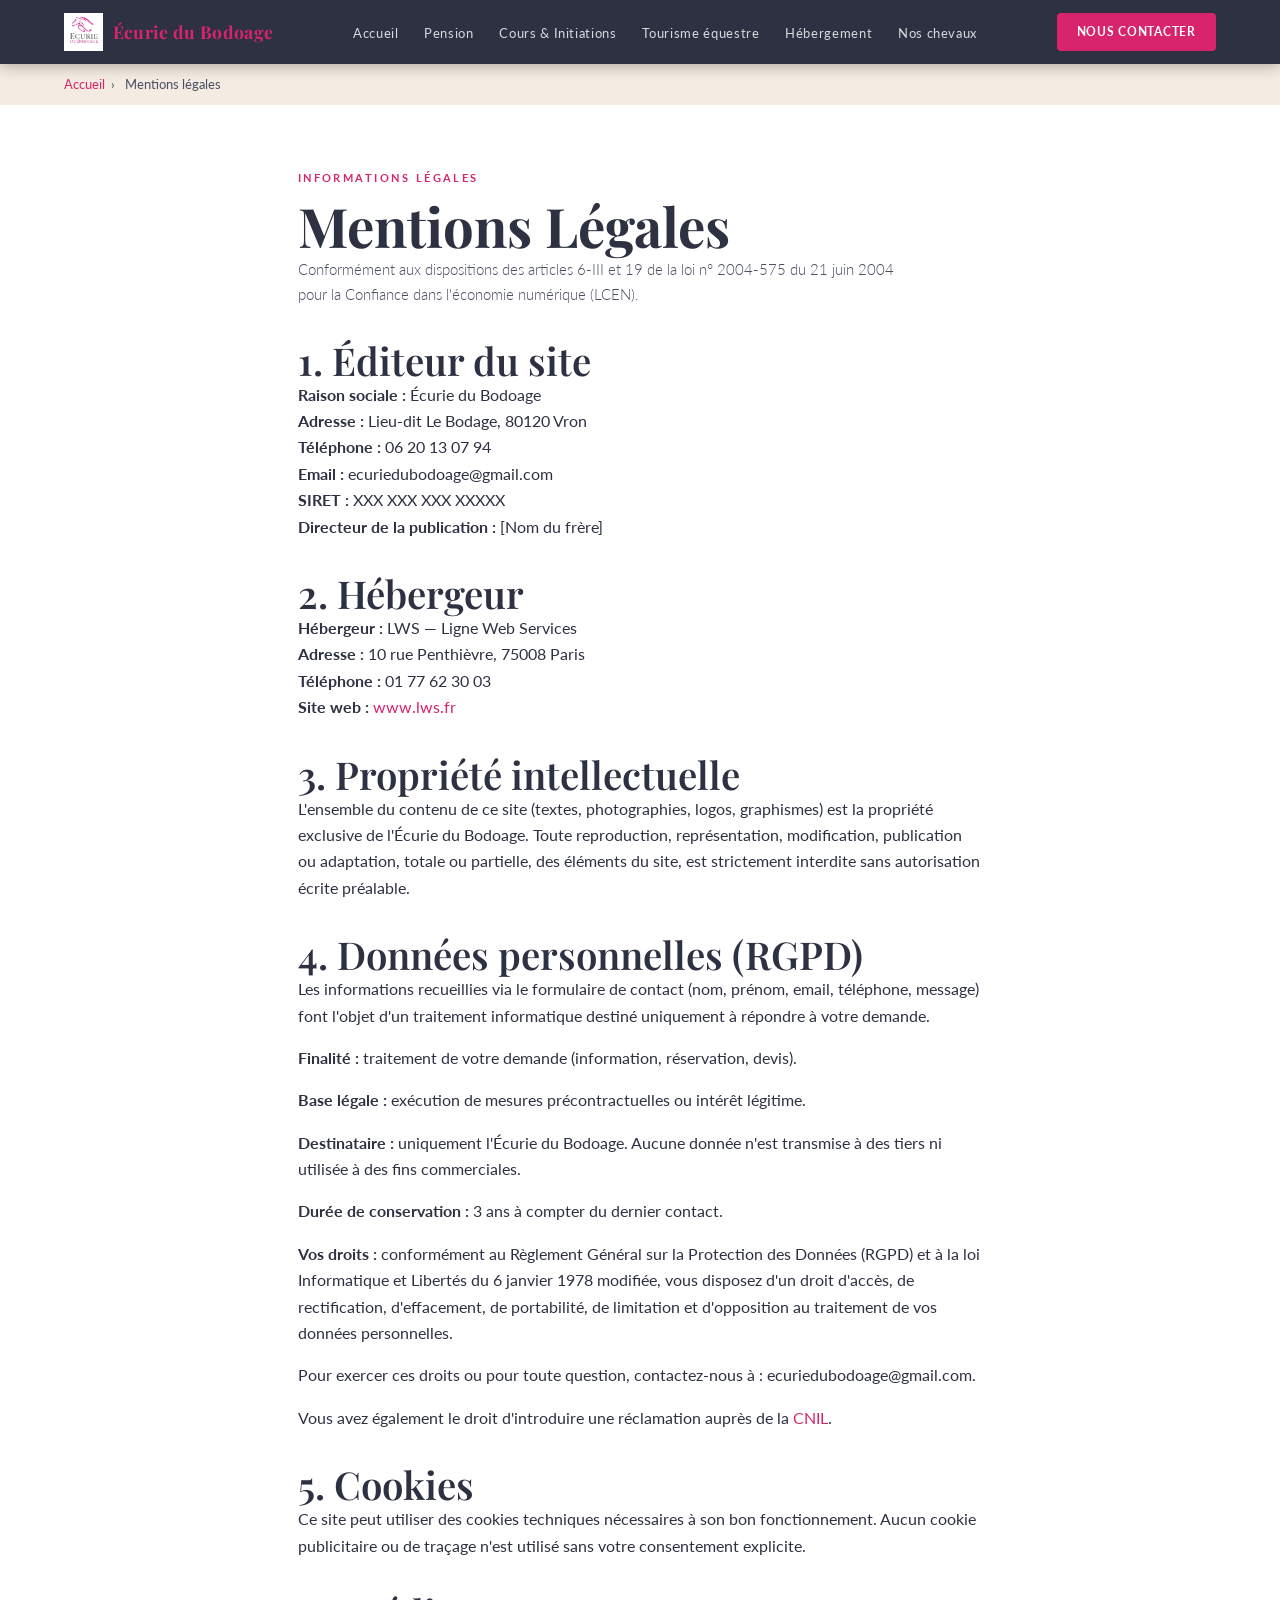
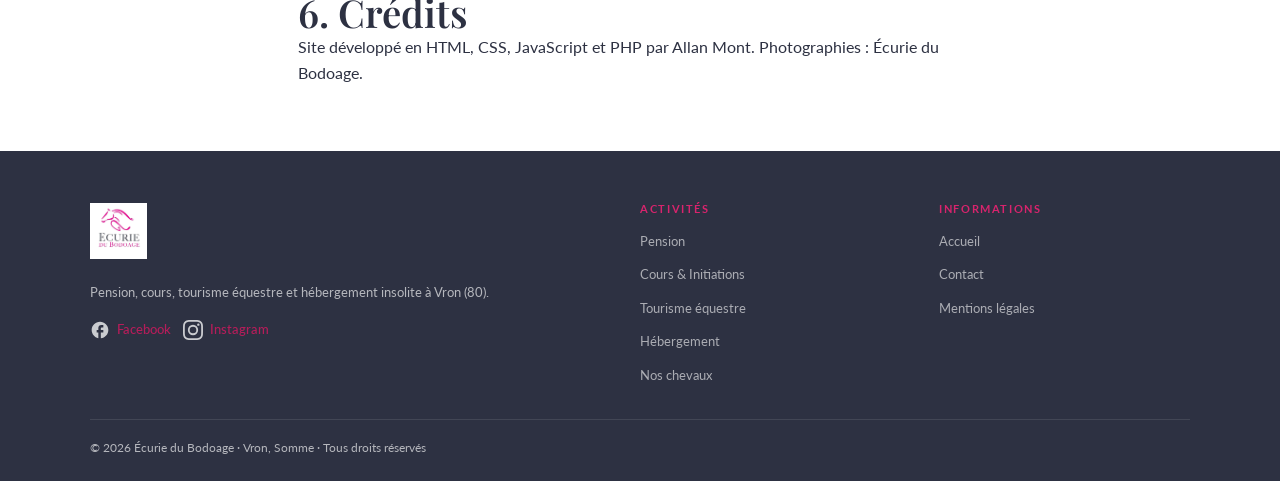
<file: mentions-legales.html>
<!DOCTYPE html>
<html lang="fr">
<head>
  <meta charset="UTF-8" /><meta name="viewport" content="width=device-width, initial-scale=1.0" />
  <title>Mentions Légales — Écurie du Bodoage</title>
  <meta name="description" content="Mentions légales du site Écurie du Bodoage : éditeur, hébergeur, propriété intellectuelle, données personnelles." />
  <meta name="robots" content="noindex, follow" />
  <link rel="canonical" href="https://www.ecurie-du-bodoage.fr/mentions-legales.html" />
  <link rel="preconnect" href="https://fonts.googleapis.com" /><link rel="preconnect" href="https://fonts.gstatic.com" crossorigin />
  <link href="https://fonts.googleapis.com/css2?family=Playfair+Display:ital,wght@0,600;0,700;1,400&family=Lato:wght@300;400;700&display=swap" rel="stylesheet" />
  <link rel="stylesheet" href="assets/css/style.css" />
</head>
<body>
  <header role="banner">
    <nav class="site-nav" aria-label="Navigation principale">
      <a href="index.html" class="site-nav__logo" aria-label="Écurie du Bodoage — Accueil">
        <img src="assets/img/logo.png" alt="Logo Écurie du Bodoage" class="site-nav__logo-img" />
        <span class="site-nav__logo-text">Écurie du Bodoage</span>
      </a>
      <ul class="site-nav__menu" role="list">
        <li><a href="index.html">Accueil</a></li>
        <li><a href="pension-elevage.html">Pension</a></li>
        <li><a href="cours-initiations.html">Cours &amp; Initiations</a></li>
        <li><a href="tourisme-equestre.html">Tourisme équestre</a></li>
        <li><a href="hebergement.html">Hébergement</a></li>
        <li><a href="chevaux-a-vendre.html">Nos chevaux</a></li>
      </ul>
      <a href="contact.php" class="site-nav__cta">Nous contacter</a>
      <button class="site-nav__toggle" aria-expanded="false" aria-label="Ouvrir le menu"><span></span><span></span><span></span></button>
    </nav>
  </header>
  <nav class="breadcrumb" aria-label="Fil d'Ariane">
    <a href="index.html">Accueil</a><span class="breadcrumb__sep" aria-hidden="true">›</span>
    <span aria-current="page">Mentions légales</span>
  </nav>
  <main id="main-content">
    <section class="section section--white" aria-labelledby="ml-title">
      <div class="container" style="max-width:800px">
        <span class="label">Informations légales</span>
        <h1 id="ml-title">Mentions Légales</h1>
        <p class="section__sub">Conformément aux dispositions des articles 6-III et 19 de la loi n° 2004-575 du 21 juin 2004 pour la Confiance dans l'économie numérique (LCEN).</p>

        <h2 style="margin-top:2rem">1. Éditeur du site</h2>
        <p><strong>Raison sociale :</strong> Écurie du Bodoage<br>
        <strong>Adresse :</strong> <span data-config="adresse"></span>, <span data-config="cp"></span> <span data-config="ville"></span><br>
        <strong>Téléphone :</strong> <span data-config="tel">06 20 13 07 94</span><br>
        <strong>Email :</strong> <span data-config="email">ecuriedubodoage@gmail.com</span><br>
        <strong>SIRET :</strong> XXX XXX XXX XXXXX<br>
        <strong>Directeur de la publication :</strong> [Nom du frère]</p>

        <h2 style="margin-top:2rem">2. Hébergeur</h2>
        <p><strong>Hébergeur :</strong> LWS — Ligne Web Services<br>
        <strong>Adresse :</strong> 10 rue Penthièvre, 75008 Paris<br>
        <strong>Téléphone :</strong> 01 77 62 30 03<br>
        <strong>Site web :</strong> <a href="https://www.lws.fr" rel="noopener noreferrer" target="_blank">www.lws.fr</a></p>

        <h2 style="margin-top:2rem">3. Propriété intellectuelle</h2>
        <p>L'ensemble du contenu de ce site (textes, photographies, logos, graphismes) est la propriété exclusive de l'Écurie du Bodoage. Toute reproduction, représentation, modification, publication ou adaptation, totale ou partielle, des éléments du site, est strictement interdite sans autorisation écrite préalable.</p>

        <h2 id="rgpd" style="margin-top:2rem">4. Données personnelles (RGPD)</h2>
        <p>Les informations recueillies via le formulaire de contact (nom, prénom, email, téléphone, message) font l'objet d'un traitement informatique destiné uniquement à répondre à votre demande.</p>
        <p><strong>Finalité :</strong> traitement de votre demande (information, réservation, devis).</p>
        <p><strong>Base légale :</strong> exécution de mesures précontractuelles ou intérêt légitime.</p>
        <p><strong>Destinataire :</strong> uniquement l'Écurie du Bodoage. Aucune donnée n'est transmise à des tiers ni utilisée à des fins commerciales.</p>
        <p><strong>Durée de conservation :</strong> 3 ans à compter du dernier contact.</p>
        <p><strong>Vos droits :</strong> conformément au Règlement Général sur la Protection des Données (RGPD) et à la loi Informatique et Libertés du 6 janvier 1978 modifiée, vous disposez d'un droit d'accès, de rectification, d'effacement, de portabilité, de limitation et d'opposition au traitement de vos données personnelles.</p>
        <p>Pour exercer ces droits ou pour toute question, contactez-nous à : <span data-config="email">ecuriedubodoage@gmail.com</span>.</p>
        <p>Vous avez également le droit d'introduire une réclamation auprès de la <a href="https://www.cnil.fr" rel="noopener noreferrer" target="_blank">CNIL</a>.</p>

        <h2 style="margin-top:2rem">5. Cookies</h2>
        <p>Ce site peut utiliser des cookies techniques nécessaires à son bon fonctionnement. Aucun cookie publicitaire ou de traçage n'est utilisé sans votre consentement explicite.</p>

        <h2 style="margin-top:2rem">6. Crédits</h2>
        <p>Site développé en HTML, CSS, JavaScript et PHP par Allan Mont. Photographies : Écurie du Bodoage.</p>
      </div>
    </section>
  </main>
  <footer class="site-footer" role="contentinfo">
    <div class="site-footer__grid">
      <div><a href="index.html" class="site-footer__logo"><img src="assets/img/logo.png" alt="Logo Écurie du Bodoage" class="site-footer__logo-img" /></a><p class="site-footer__desc">Pension, cours, tourisme équestre et hébergement insolite à Vron (80).</p><div class="site-footer__social"><a href="#" data-href="facebook" target="_blank" rel="noopener noreferrer" aria-label="Suivez-nous sur Facebook" class="social-icon"><img src="assets/img/facebook.svg" alt="" /> Facebook</a><a href="#" data-href="instagram" target="_blank" rel="noopener noreferrer" aria-label="Suivez-nous sur Instagram" class="social-icon"><img src="assets/img/instagram.svg" alt="" /> Instagram</a></div></div>
      <div class="site-footer__col"><h4>Activités</h4><ul><li><a href="pension-elevage.html">Pension</a></li><li><a href="cours-initiations.html">Cours &amp; Initiations</a></li><li><a href="tourisme-equestre.html">Tourisme équestre</a></li><li><a href="hebergement.html">Hébergement</a></li><li><a href="chevaux-a-vendre.html">Nos chevaux</a></li></ul></div>
      <div class="site-footer__col"><h4>Informations</h4><ul><li><a href="index.html">Accueil</a></li><li><a href="contact.php">Contact</a></li><li><a href="mentions-legales.html">Mentions légales</a></li></ul></div>
    </div>
    <div class="site-footer__bottom"><span>© 2026 Écurie du Bodoage · Vron, Somme · Tous droits réservés</span></div>
  </footer>
  <script src="config.js"></script><script src="assets/js/main.js"></script>
</body>
</html>
</file>
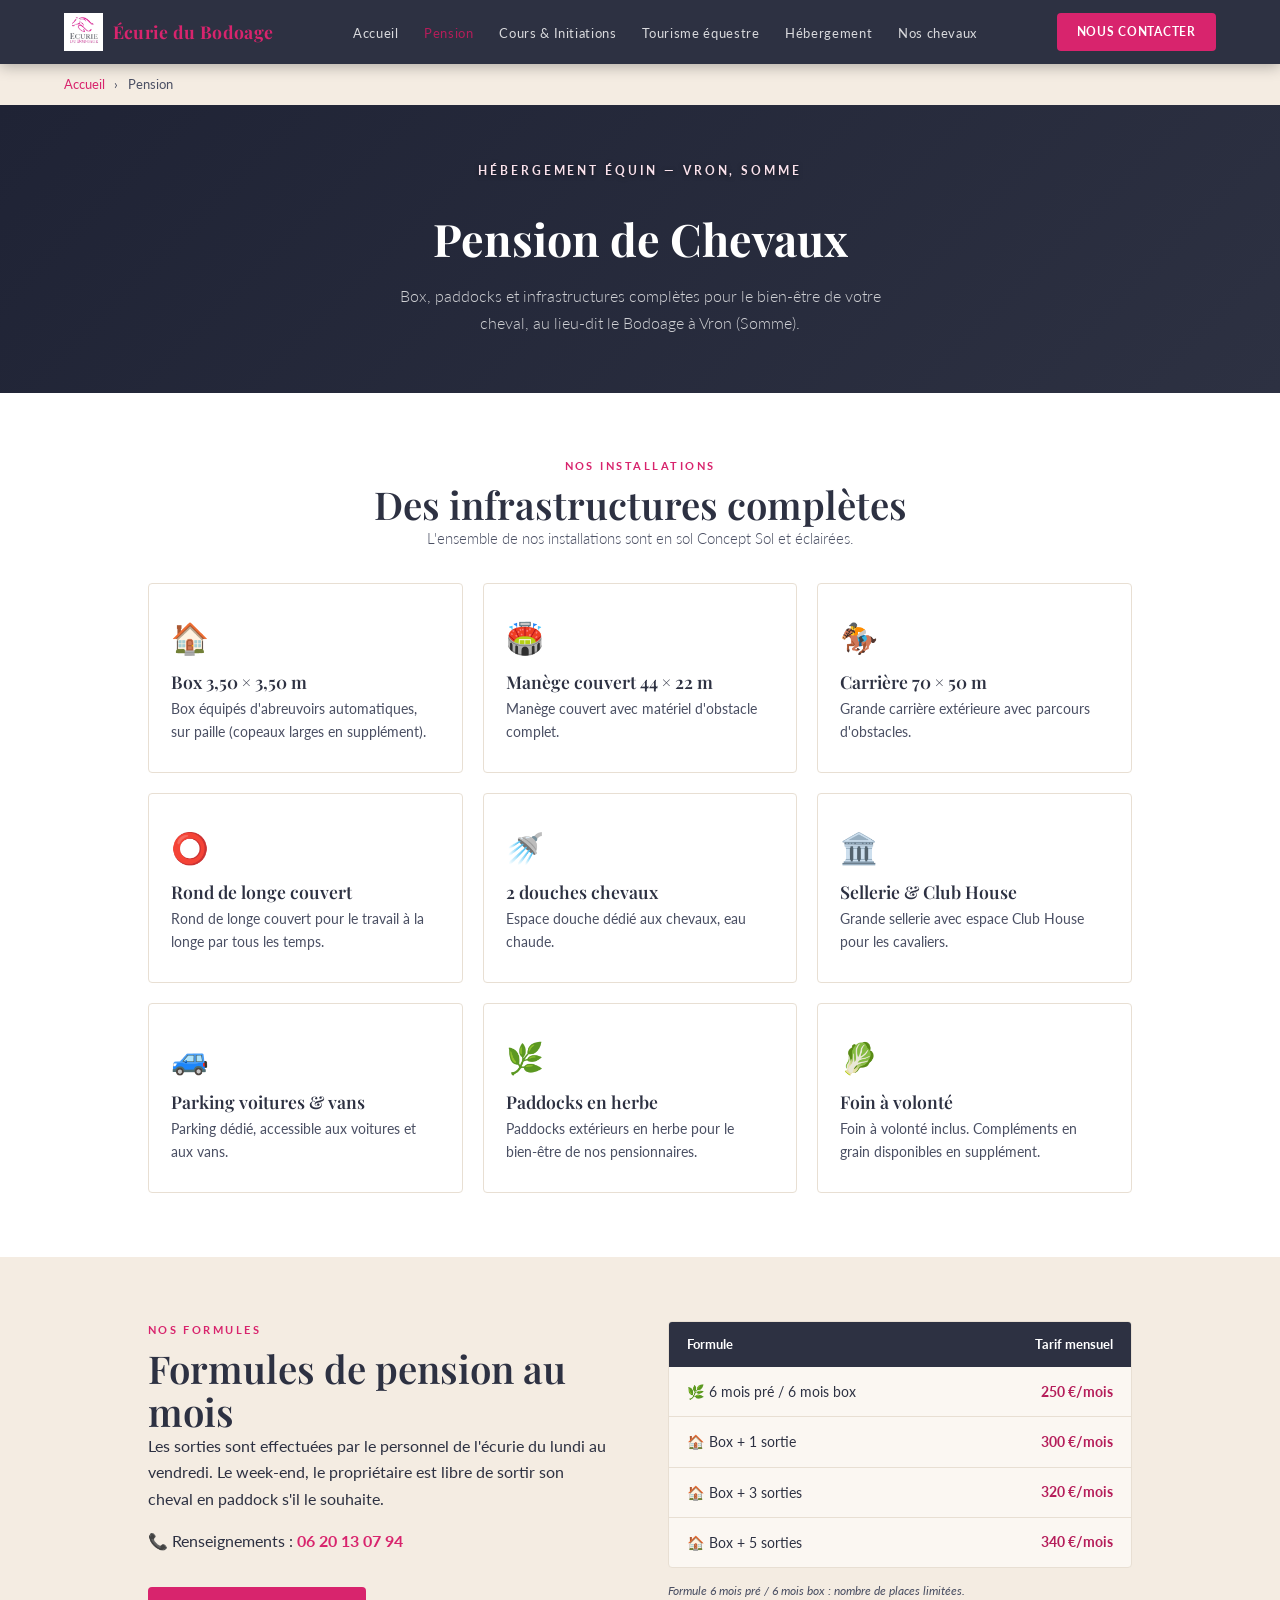
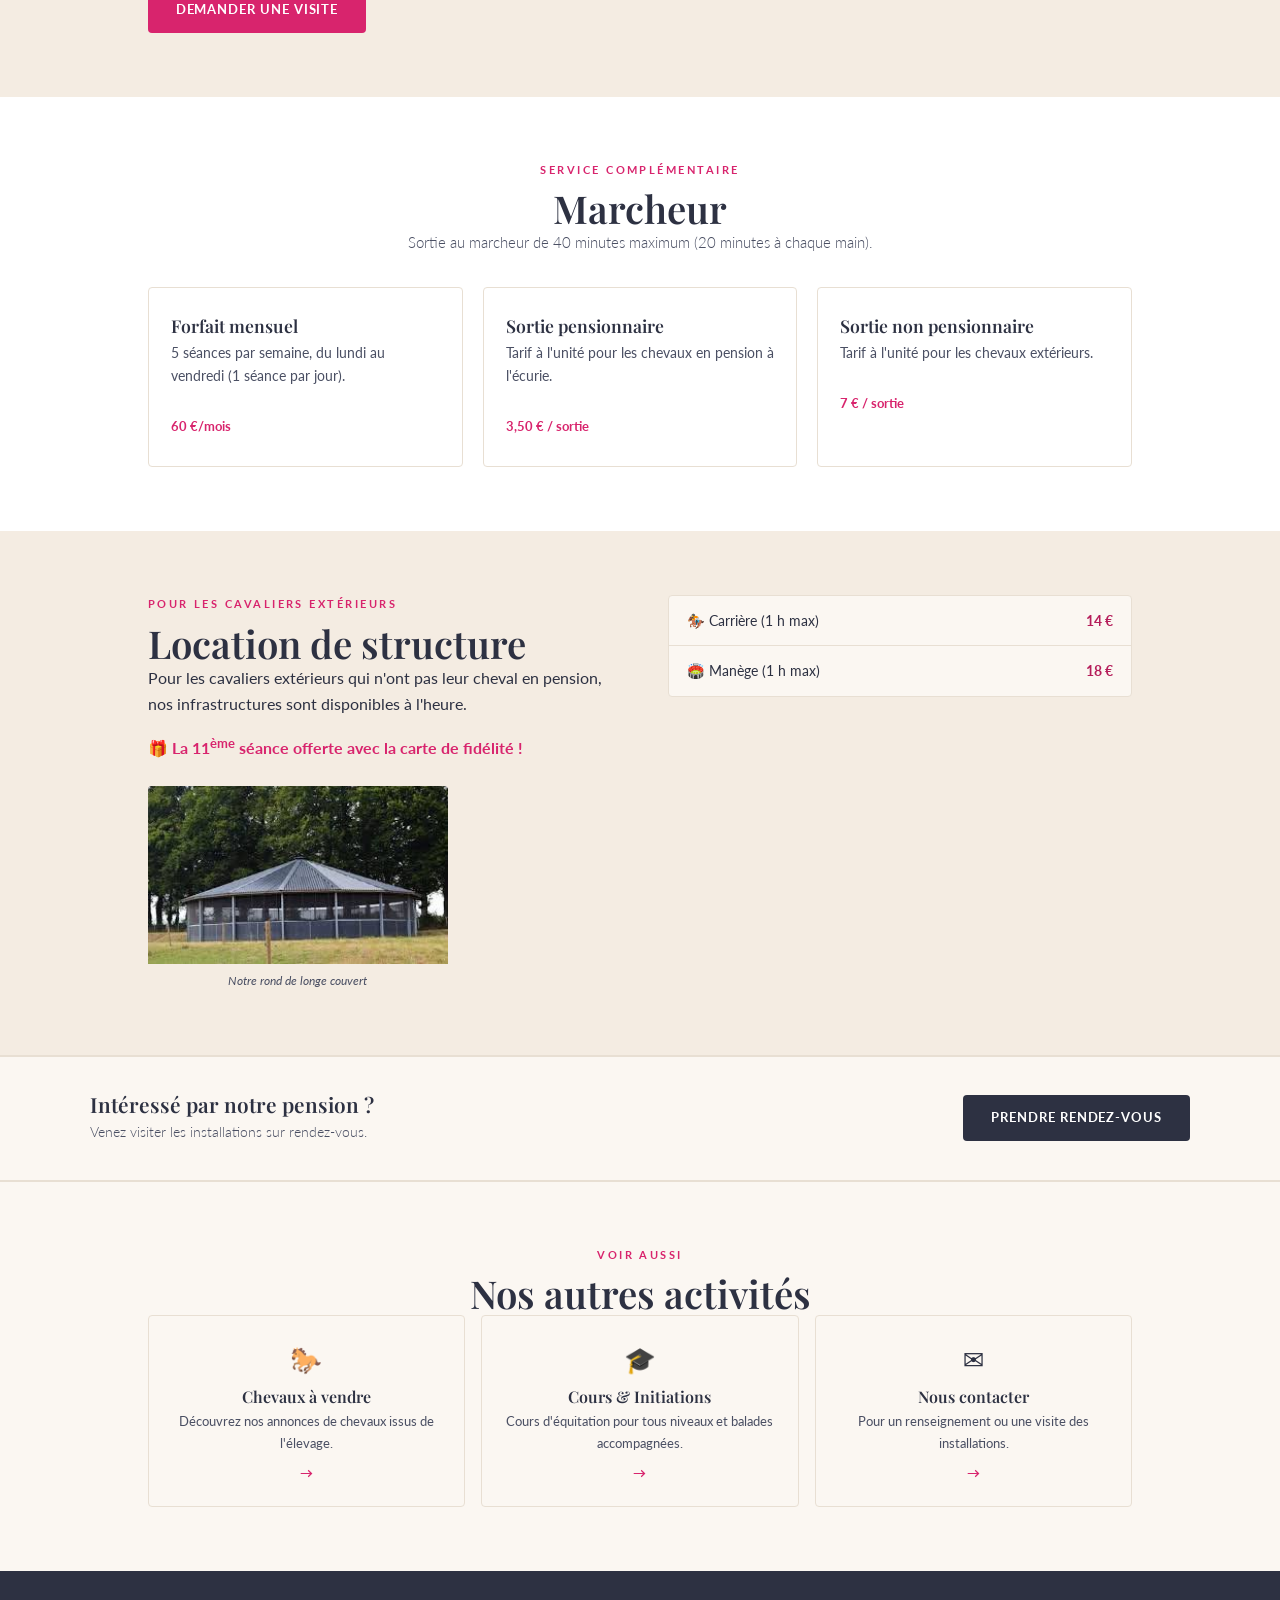
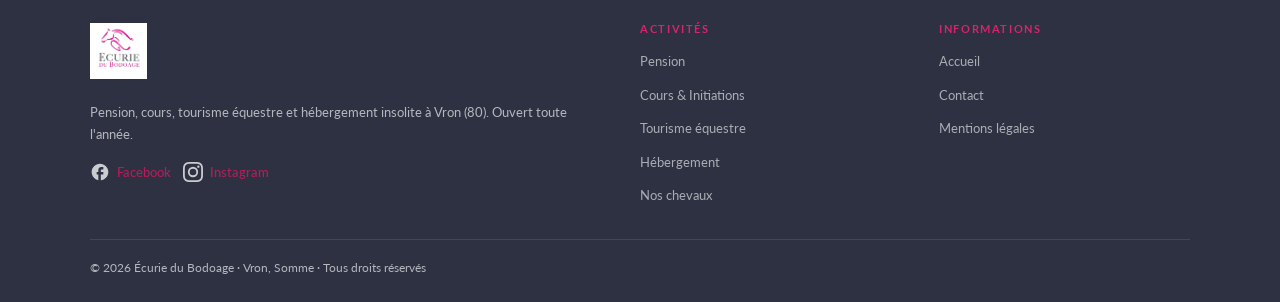
<file: pension-elevage.html>
<!DOCTYPE html>
<html lang="fr">
<head>
  <meta charset="UTF-8" />
  <meta name="viewport" content="width=device-width, initial-scale=1.0" />

  <title>Pension de Chevaux — Écurie du Bodoage, Vron (Somme 80)</title>
  <meta name="description"
        content="Pension chevaux à Vron (Somme 80) : box, manège couvert 44x22, carrière 70x50, rond de longe, paddocks. Sols Concept Sol éclairés. Formules de 250 à 340 €/mois." />
  <meta name="robots" content="index, follow" />
  <link rel="canonical" href="https://www.ecurie-du-bodoage.fr/pension-elevage.html" />

  <meta property="og:type"        content="website" />
  <meta property="og:url"         content="https://www.ecurie-du-bodoage.fr/pension-elevage.html" />
  <meta property="og:title"       content="Pension Chevaux — Écurie du Bodoage, Vron Somme" />
  <meta property="og:description" content="Pension chevaux à Vron : boxes, paddocks, prairies. Élevage soigné en Baie de Somme." />
  <meta property="og:image"       content="https://www.ecurie-du-bodoage.fr/assets/img/og-pension.jpg" />

  <script type="application/ld+json">
  {
    "@context": "https://schema.org",
    "@type": "Service",
    "name": "Pension chevaux — Écurie du Bodoage",
    "provider": { "@id": "https://www.ecurie-du-bodoage.fr/#ecuriedubodage" },
    "serviceType": "Pension et hébergement de chevaux",
    "areaServed": { "@type": "Place", "name": "Somme, Hauts-de-France" },
    "url": "https://www.ecurie-du-bodoage.fr/pension-elevage.html"
  }
  </script>

  <link rel="preconnect" href="https://fonts.googleapis.com" />
  <link rel="preconnect" href="https://fonts.gstatic.com" crossorigin />
  <link href="https://fonts.googleapis.com/css2?family=Playfair+Display:ital,wght@0,600;0,700;1,400&family=Lato:wght@300;400;700&display=swap" rel="stylesheet" />
  <link rel="stylesheet" href="assets/css/style.css" />
</head>
<body>

  <header role="banner">
    <nav class="site-nav" aria-label="Navigation principale">
      <a href="index.html" class="site-nav__logo" aria-label="Écurie du Bodoage — Accueil">
        <img src="assets/img/logo.png" alt="Logo Écurie du Bodoage" class="site-nav__logo-img" />
        <span class="site-nav__logo-text">Écurie du Bodoage</span>
      </a>
      <ul class="site-nav__menu" role="list">
        <li><a href="index.html">Accueil</a></li>
        <li><a href="pension-elevage.html" aria-current="page">Pension</a></li>
        <li><a href="cours-initiations.html">Cours &amp; Initiations</a></li>
        <li><a href="tourisme-equestre.html">Tourisme équestre</a></li>
        <li><a href="hebergement.html">Hébergement</a></li>
        <li><a href="chevaux-a-vendre.html">Nos chevaux</a></li>
      </ul>
      <a href="contact.php" class="site-nav__cta">Nous contacter</a>
      <button class="site-nav__toggle" aria-expanded="false" aria-label="Ouvrir le menu">
        <span></span><span></span><span></span>
      </button>
    </nav>
  </header>

  <!-- Breadcrumb — SEO : balise de fil d'Ariane -->
  <nav class="breadcrumb" aria-label="Fil d'Ariane">
    <a href="index.html">Accueil</a>
    <span class="breadcrumb__sep" aria-hidden="true">›</span>
    <span aria-current="page">Pension</span>
  </nav>

  <main id="main-content">

    <section class="hero hero--page" aria-labelledby="pension-title"
             style="background: linear-gradient(135deg,#1f2335,#2d3142); padding: 56px 5%; min-height: auto;">
      <p class="hero__eyebrow">Hébergement équin — Vron, Somme</p>
      <h1 id="pension-title">Pension de Chevaux</h1>
      <p class="hero__sub">
        Box, paddocks et infrastructures complètes pour le bien-être de votre cheval,
        au lieu-dit le Bodoage à Vron (Somme).
      </p>
    </section>

    <!-- ═══ INFRASTRUCTURES ═════════════════════════════════════ -->
    <section class="section section--white" aria-labelledby="infra-title">
      <div class="container">
        <div class="text-center">
          <span class="label">Nos installations</span>
          <h2 id="infra-title">Des infrastructures complètes</h2>
          <p class="section__sub">L'ensemble de nos installations sont en sol Concept Sol et éclairées.</p>
        </div>
        <div class="grid--3">
          <article class="activity-card">
            <div class="activity-card__icon" aria-hidden="true">🏠</div>
            <h3>Box 3,50 × 3,50 m</h3>
            <p>Box équipés d'abreuvoirs automatiques, sur paille (copeaux larges en supplément).</p>
          </article>
          <article class="activity-card">
            <div class="activity-card__icon" aria-hidden="true">🏟️</div>
            <h3>Manège couvert 44 × 22 m</h3>
            <p>Manège couvert avec matériel d'obstacle complet.</p>
          </article>
          <article class="activity-card">
            <div class="activity-card__icon" aria-hidden="true">🏇</div>
            <h3>Carrière 70 × 50 m</h3>
            <p>Grande carrière extérieure avec parcours d'obstacles.</p>
          </article>
          <article class="activity-card">
            <div class="activity-card__icon" aria-hidden="true">⭕</div>
            <h3>Rond de longe couvert</h3>
            <p>Rond de longe couvert pour le travail à la longe par tous les temps.</p>
          </article>
          <article class="activity-card">
            <div class="activity-card__icon" aria-hidden="true">🚿</div>
            <h3>2 douches chevaux</h3>
            <p>Espace douche dédié aux chevaux, eau chaude.</p>
          </article>
          <article class="activity-card">
            <div class="activity-card__icon" aria-hidden="true">🏛️</div>
            <h3>Sellerie & Club House</h3>
            <p>Grande sellerie avec espace Club House pour les cavaliers.</p>
          </article>
          <article class="activity-card">
            <div class="activity-card__icon" aria-hidden="true">🚙</div>
            <h3>Parking voitures &amp; vans</h3>
            <p>Parking dédié, accessible aux voitures et aux vans.</p>
          </article>
          <article class="activity-card">
            <div class="activity-card__icon" aria-hidden="true">🌿</div>
            <h3>Paddocks en herbe</h3>
            <p>Paddocks extérieurs en herbe pour le bien-être de nos pensionnaires.</p>
          </article>
          <article class="activity-card">
            <div class="activity-card__icon" aria-hidden="true">🥬</div>
            <h3>Foin à volonté</h3>
            <p>Foin à volonté inclus. Compléments en grain disponibles en supplément.</p>
          </article>
        </div>
      </div>
    </section>

    <!-- ═══ FORMULES PENSION ════════════════════════════════════ -->
    <section class="section section--sand" aria-labelledby="formules-title">
      <div class="container">
        <div class="grid--2">
          <div>
            <span class="label">Nos formules</span>
            <h2 id="formules-title">Formules de pension au mois</h2>
            <p>Les sorties sont effectuées par le personnel de l'écurie du lundi au vendredi. Le week-end, le propriétaire est libre de sortir son cheval en paddock s'il le souhaite.</p>
            <p style="margin-top:1rem">📞 Renseignements : <a href="tel:+33620130794" style="color:var(--color-brand);font-weight:700">06 20 13 07 94</a></p>
            <a href="contact.php" class="btn btn--gold" style="margin-top:1rem">Demander une visite</a>
          </div>
          <div>
            <div class="tarif-box tarif-box--light">
              <div class="tarif-box__head">
                <span>Formule</span>
                <span>Tarif mensuel</span>
              </div>
              <div class="tarif-row">
                <span class="tarif-row__name">🌿 6 mois pré / 6 mois box</span>
                <span class="tarif-row__price" data-config="pension_pre_box">250 €/mois</span>
              </div>
              <div class="tarif-row">
                <span class="tarif-row__name">🏠 Box + 1 sortie</span>
                <span class="tarif-row__price" data-config="pension_box_1">300 €/mois</span>
              </div>
              <div class="tarif-row">
                <span class="tarif-row__name">🏠 Box + 3 sorties</span>
                <span class="tarif-row__price" data-config="pension_box_3">320 €/mois</span>
              </div>
              <div class="tarif-row">
                <span class="tarif-row__name">🏠 Box + 5 sorties</span>
                <span class="tarif-row__price" data-config="pension_box_5">340 €/mois</span>
              </div>
            </div>
            <p style="font-size:.78rem;color:var(--color-text2);margin-top:.8rem;font-style:italic">
              Formule 6 mois pré / 6 mois box : nombre de places limitées.
            </p>
          </div>
        </div>
      </div>
    </section>

    <!-- ═══ MARCHEUR ════════════════════════════════════════════ -->
    <section class="section section--white" aria-labelledby="marcheur-title">
      <div class="container">
        <div class="text-center">
          <span class="label">Service complémentaire</span>
          <h2 id="marcheur-title">Marcheur</h2>
          <p class="section__sub">Sortie au marcheur de 40 minutes maximum (20 minutes à chaque main).</p>
        </div>
        <div class="grid--3">
          <article class="activity-card">
            <h3>Forfait mensuel</h3>
            <p>5 séances par semaine, du lundi au vendredi (1 séance par jour).</p>
            <span class="activity-card__price" data-config="marcheur_forfait">60 €/mois</span>
          </article>
          <article class="activity-card">
            <h3>Sortie pensionnaire</h3>
            <p>Tarif à l'unité pour les chevaux en pension à l'écurie.</p>
            <span class="activity-card__price" data-config="marcheur_pens">3,50 € / sortie</span>
          </article>
          <article class="activity-card">
            <h3>Sortie non pensionnaire</h3>
            <p>Tarif à l'unité pour les chevaux extérieurs.</p>
            <span class="activity-card__price" data-config="marcheur_non_pens">7 € / sortie</span>
          </article>
        </div>
      </div>
    </section>

    <!-- ═══ LOCATION DE STRUCTURE ═══════════════════════════════ -->
    <section class="section section--sand" aria-labelledby="location-title">
      <div class="container">
        <div class="grid--2">
          <div>
            <span class="label">Pour les cavaliers extérieurs</span>
            <h2 id="location-title">Location de structure</h2>
            <p>Pour les cavaliers extérieurs qui n'ont pas leur cheval en pension, nos infrastructures sont disponibles à l'heure.</p>
            <p style="margin-top:1rem;font-weight:700;color:var(--color-brand)">🎁 La 11<sup>ème</sup> séance offerte avec la carte de fidélité !</p>

            <!-- Petite preuve photo du rond de longe -->
            <div style="margin-top:1.5rem;border-radius:var(--radius);overflow:hidden;max-width:300px">
              <img src="assets/img/rond-de-longe.jpg" alt="Rond de longe couvert de l'Écurie du Bodoage"
                   loading="lazy" style="width:100%;height:auto;display:block">
              <p style="font-size:.75rem;color:var(--color-text2);margin-top:.4rem;font-style:italic;text-align:center">Notre rond de longe couvert</p>
            </div>
          </div>
          <div>
            <div class="tarif-box tarif-box--light">
              <div class="tarif-row">
                <span class="tarif-row__name">🏇 Carrière (1 h max)</span>
                <span class="tarif-row__price" data-config="location_carriere">14 €</span>
              </div>
              <div class="tarif-row">
                <span class="tarif-row__name">🏟️ Manège (1 h max)</span>
                <span class="tarif-row__price" data-config="location_manege">18 €</span>
              </div>
            </div>
          </div>
        </div>
      </div>
    </section>

    <!-- ═══ CTA ══════════════════════════════════════════════════ -->
    <div class="cta-band">
      <div class="cta-band__inner">
        <div>
          <h2>Intéressé par notre pension ?</h2>
          <p>Venez visiter les installations sur rendez-vous.</p>
        </div>
        <a href="contact.php" class="btn btn--brown">Prendre rendez-vous</a>
      </div>
    </div>

    <!-- ═══ VOIR AUSSI — Maillage interne ═══════════════════════ -->
    <section class="section section--cream see-also" aria-labelledby="see-also-pension">
      <div class="container">
        <div class="text-center">
          <span class="label">Voir aussi</span>
          <h2 id="see-also-pension">Nos autres activités</h2>
        </div>
        <div class="see-also__grid">
          <a href="chevaux-a-vendre.html" class="link-card">
            <div class="link-card__icon" aria-hidden="true">🐎</div>
            <h3>Chevaux à vendre</h3>
            <p>Découvrez nos annonces de chevaux issus de l'élevage.</p>
            <span class="link-card__arrow">→</span>
          </a>
          <a href="cours-initiations.html" class="link-card">
            <div class="link-card__icon" aria-hidden="true">🎓</div>
            <h3>Cours &amp; Initiations</h3>
            <p>Cours d'équitation pour tous niveaux et balades accompagnées.</p>
            <span class="link-card__arrow">→</span>
          </a>
          <a href="contact.php" class="link-card">
            <div class="link-card__icon" aria-hidden="true">✉️</div>
            <h3>Nous contacter</h3>
            <p>Pour un renseignement ou une visite des installations.</p>
            <span class="link-card__arrow">→</span>
          </a>
        </div>
      </div>
    </section>

  </main>

  <footer class="site-footer" role="contentinfo">
    <div class="site-footer__grid">
      <div>
        <a href="index.html" class="site-footer__logo"><img src="assets/img/logo.png" alt="Logo Écurie du Bodoage" class="site-footer__logo-img" /></a>
        <p class="site-footer__desc">Pension, cours, tourisme équestre et hébergement insolite à Vron (80). Ouvert toute l'année.</p>
        <div class="site-footer__social">
          <a href="#" data-href="facebook" target="_blank" rel="noopener noreferrer" aria-label="Suivez-nous sur Facebook" class="social-icon"><img src="assets/img/facebook.svg" alt="" /> Facebook</a>
          <a href="#" data-href="instagram" target="_blank" rel="noopener noreferrer" aria-label="Suivez-nous sur Instagram" class="social-icon"><img src="assets/img/instagram.svg" alt="" /> Instagram</a>
        </div>
      </div>
      <div class="site-footer__col">
        <h4>Activités</h4>
        <ul>
          <li><a href="pension-elevage.html">Pension</a></li>
          <li><a href="cours-initiations.html">Cours &amp; Initiations</a></li>
          <li><a href="tourisme-equestre.html">Tourisme équestre</a></li>
          <li><a href="hebergement.html">Hébergement</a></li>
          <li><a href="chevaux-a-vendre.html">Nos chevaux</a></li>
        </ul>
      </div>
      <div class="site-footer__col">
        <h4>Informations</h4>
        <ul>
          <li><a href="index.html">Accueil</a></li>
          <li><a href="contact.php">Contact</a></li>
          <li><a href="mentions-legales.html">Mentions légales</a></li>
        </ul>
      </div>
    </div>
    <div class="site-footer__bottom">
      <span>© 2026 Écurie du Bodoage · Vron, Somme · Tous droits réservés</span>
      
    </div>
  </footer>

  <script src="config.js"></script>
  <script src="assets/js/main.js"></script>
</body>
</html>
</file>
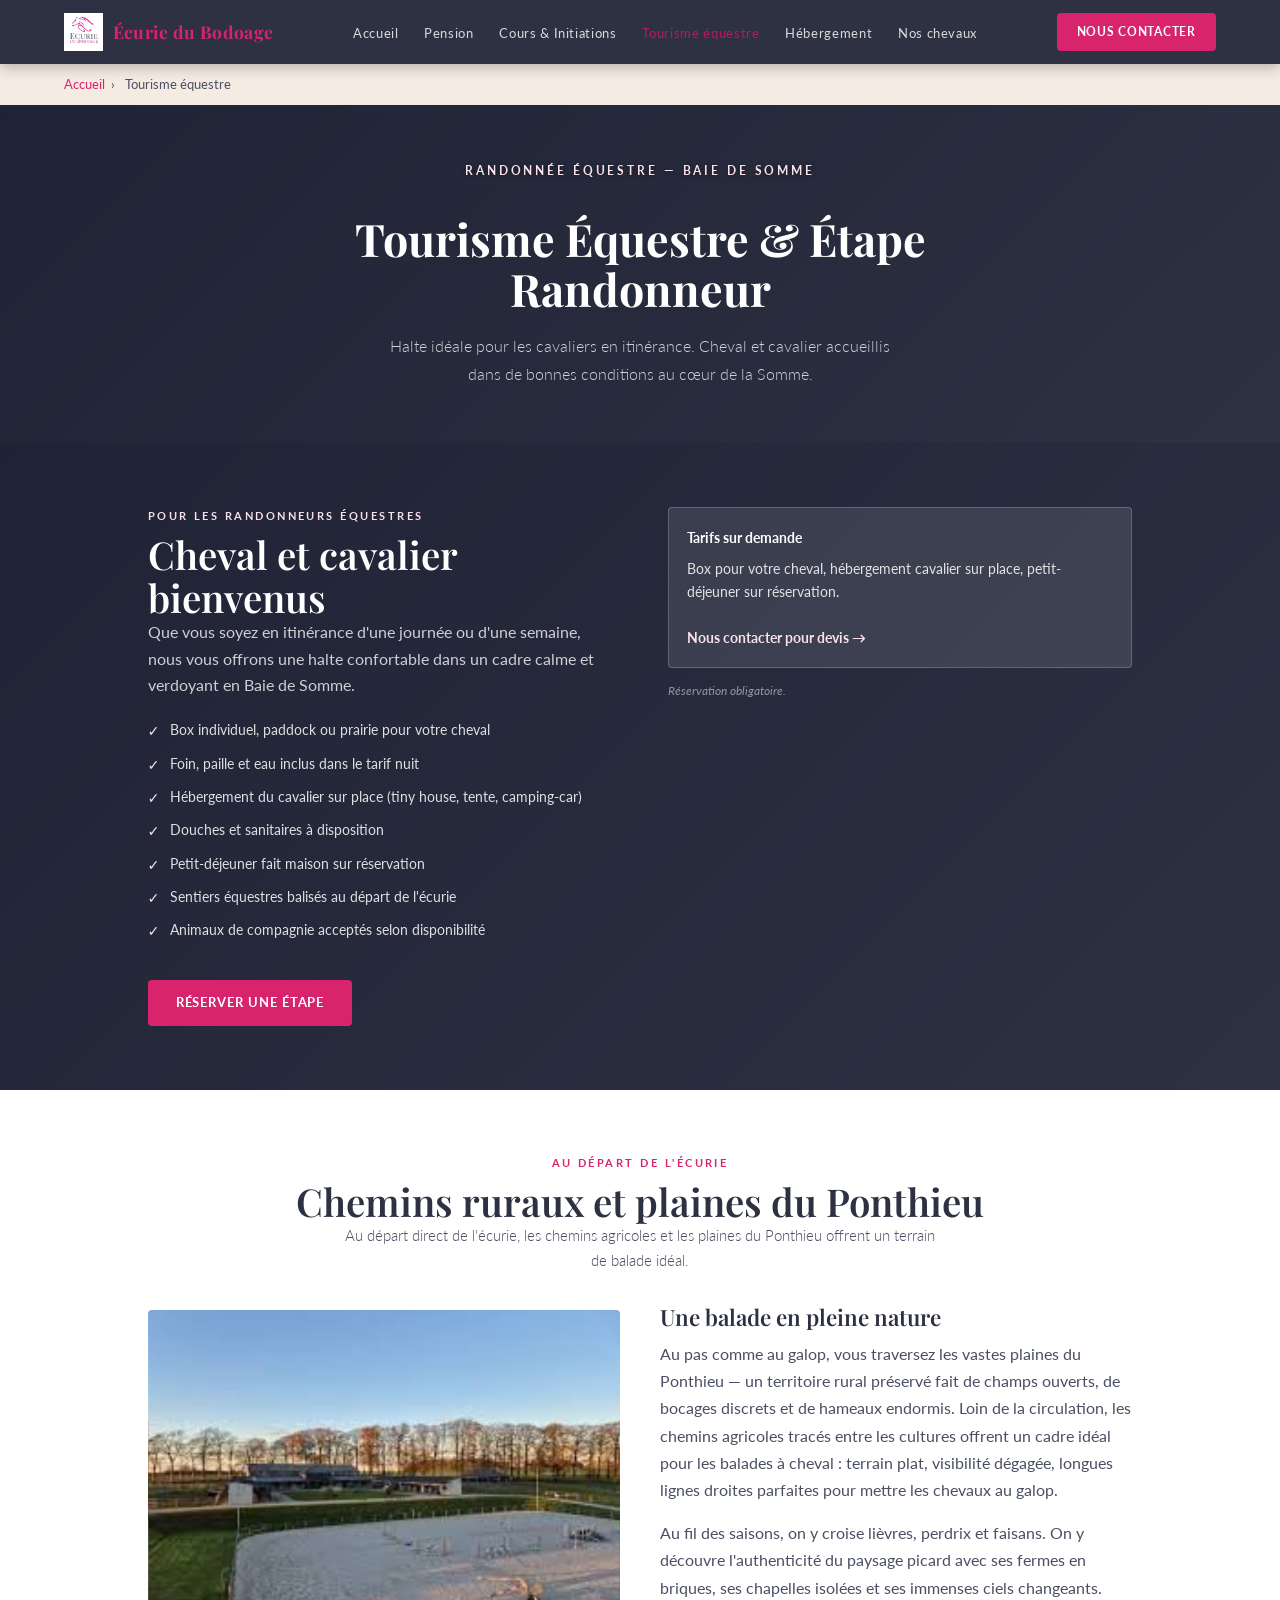
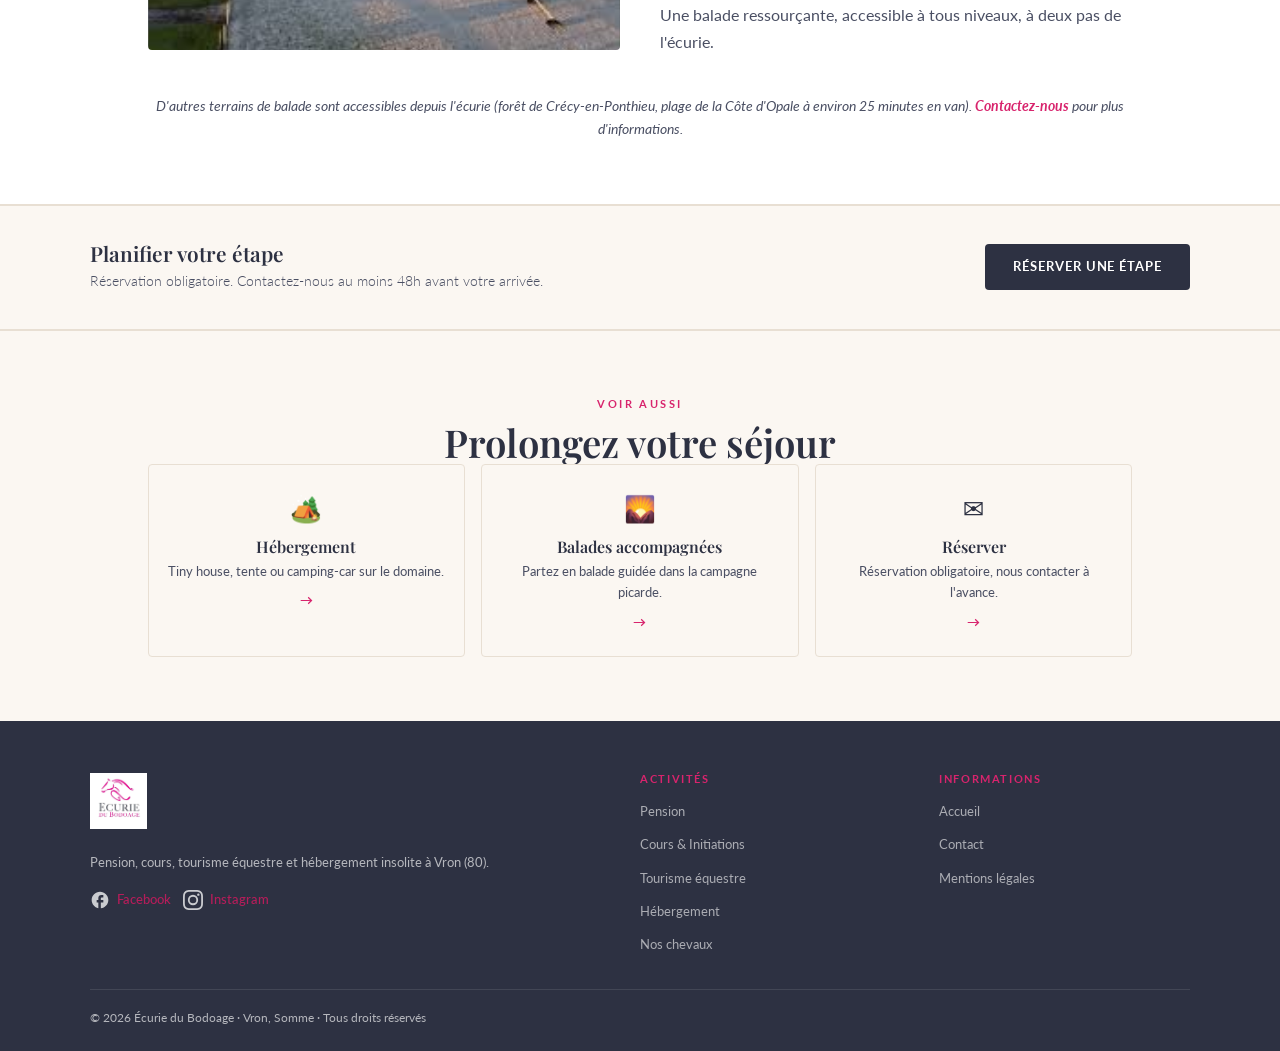
<file: tourisme-equestre.html>
<!DOCTYPE html>
<html lang="fr">
<head>
  <meta charset="UTF-8" /><meta name="viewport" content="width=device-width, initial-scale=1.0" />
  <title>Tourisme Équestre & Étape Randonneur à Vron (Somme 80)</title>
  <meta name="description" content="Étape équestre à Vron (80) : box pour votre cheval, hébergement cavalier en tiny house, tente ou camping-car. Randonnée Baie de Somme." />
  <meta name="robots" content="index, follow" />
  <link rel="canonical" href="https://www.ecurie-du-bodoage.fr/tourisme-equestre.html" />
  <meta property="og:type" content="website" />
  <meta property="og:url" content="https://www.ecurie-du-bodoage.fr/tourisme-equestre.html" />
  <meta property="og:title" content="Tourisme Équestre & Étape Randonneur à Vron (Somme 80)" />
  <meta property="og:description" content="Étape équestre en Baie de Somme : box cheval + hébergement cavalier à Vron (80)." />
  <meta property="og:image" content="https://www.ecurie-du-bodoage.fr/assets/img/og-equestre.jpg" />
  <script type="application/ld+json">{"@context":"https://schema.org","@type":"TouristAttraction","name":"Étape équestre — Écurie du Bodoage","description":"Accueil randonneurs équestres : box cheval, hébergement cavalier, sentiers balisés en Baie de Somme.","url":"https://www.ecurie-du-bodoage.fr/tourisme-equestre.html","address":{"@type":"PostalAddress","addressLocality":"Vron","postalCode":"80120","addressCountry":"FR"}}</script>
  <link rel="preconnect" href="https://fonts.googleapis.com" /><link rel="preconnect" href="https://fonts.gstatic.com" crossorigin />
  <link href="https://fonts.googleapis.com/css2?family=Playfair+Display:ital,wght@0,600;0,700;1,400&family=Lato:wght@300;400;700&display=swap" rel="stylesheet" />
  <link rel="stylesheet" href="assets/css/style.css" />
</head>
<body>
  <header role="banner">
    <nav class="site-nav" aria-label="Navigation principale">
      <a href="index.html" class="site-nav__logo" aria-label="Écurie du Bodoage — Accueil">
        <img src="assets/img/logo.png" alt="Logo Écurie du Bodoage" class="site-nav__logo-img" />
        <span class="site-nav__logo-text">Écurie du Bodoage</span>
      </a>
      <ul class="site-nav__menu" role="list">
        <li><a href="index.html">Accueil</a></li>
        <li><a href="pension-elevage.html">Pension</a></li>
        <li><a href="cours-initiations.html">Cours &amp; Initiations</a></li>
        <li><a href="tourisme-equestre.html" aria-current="page">Tourisme équestre</a></li>
        <li><a href="hebergement.html">Hébergement</a></li>
        <li><a href="chevaux-a-vendre.html">Nos chevaux</a></li>
      </ul>
      <a href="contact.php" class="site-nav__cta">Nous contacter</a>
      <button class="site-nav__toggle" aria-expanded="false" aria-label="Ouvrir le menu"><span></span><span></span><span></span></button>
    </nav>
  </header>
  <nav class="breadcrumb" aria-label="Fil d'Ariane">
    <a href="index.html">Accueil</a><span class="breadcrumb__sep" aria-hidden="true">›</span>
    <span aria-current="page">Tourisme équestre</span>
  </nav>
  <main id="main-content">
    <section class="hero hero--page" aria-labelledby="equestre-title"
             style="background: linear-gradient(135deg,#1f2335,#2d3142); padding: 56px 5%; min-height: auto;">
      <p class="hero__eyebrow">Randonnée équestre — Baie de Somme</p>
      <h1 id="equestre-title">Tourisme Équestre &amp; Étape Randonneur</h1>
      <p class="hero__sub">Halte idéale pour les cavaliers en itinérance. Cheval et cavalier accueillis dans de bonnes conditions au cœur de la Somme.</p>
    </section>

    <section class="section section--green" aria-labelledby="accueil-title">
      <div class="container">
        <div class="grid--2">
          <div>
            <span class="label">Pour les randonneurs équestres</span>
            <h2 id="accueil-title">Cheval et cavalier bienvenus</h2>
            <p>Que vous soyez en itinérance d'une journée ou d'une semaine, nous vous offrons une halte confortable dans un cadre calme et verdoyant en Baie de Somme.</p>
            <ul class="feature-list">
              <li>Box individuel, paddock ou prairie pour votre cheval</li>
              <li>Foin, paille et eau inclus dans le tarif nuit</li>
              <li>Hébergement du cavalier sur place (tiny house, tente, camping-car)</li>
              <li>Douches et sanitaires à disposition</li>
              <li>Petit-déjeuner fait maison sur réservation</li>
              <li>Sentiers équestres balisés au départ de l'écurie</li>
              <li>Animaux de compagnie acceptés selon disponibilité</li>
            </ul>
            <a href="contact.php" class="btn btn--gold">Réserver une étape</a>
          </div>
          <div>
            <div class="tarif-box">
              <p style="padding:18px;color:rgba(255,255,255,.85);font-size:.9rem;line-height:1.6">
                <strong style="color:#fff;display:block;margin-bottom:.5rem">Tarifs sur demande</strong>
                Box pour votre cheval, hébergement cavalier sur place, petit-déjeuner sur réservation.
                <br><br>
                <a href="contact.php" style="color:var(--color-brand-soft);font-weight:700">Nous contacter pour devis →</a>
              </p>
            </div>
            <p style="font-size:.78rem;color:rgba(255,255,255,.5);margin-top:.8rem;font-style:italic">Réservation obligatoire.</p>
          </div>
        </div>
      </div>
    </section>

    <section class="section section--white" aria-labelledby="itineraires-title">
      <div class="container">
        <div class="text-center">
          <span class="label">Au départ de l'écurie</span>
          <h2 id="itineraires-title">Chemins ruraux et plaines du Ponthieu</h2>
          <p class="section__sub">Au départ direct de l'écurie, les chemins agricoles et les plaines du Ponthieu offrent un terrain de balade idéal.</p>
        </div>

        <div class="grid--2" style="align-items:center;gap:40px;margin-top:2rem">
          <div class="gallery__placeholder gallery__placeholder--2"
               style="height:340px;border-radius:var(--radius);background-image:url('assets/img/sentier-rural.jpg');background-size:cover;background-position:center"
               aria-label="Photo des chemins ruraux autour de l'écurie">
          </div>
          <div>
            <h3 style="font-family:var(--font-serif);font-size:1.4rem;color:var(--color-ink);margin-bottom:.6rem">Une balade en pleine nature</h3>
            <p style="color:var(--color-text2);line-height:1.7">
              Au pas comme au galop, vous traversez les vastes plaines du Ponthieu — un territoire rural préservé fait de champs ouverts, de bocages discrets et de hameaux endormis. Loin de la circulation, les chemins agricoles tracés entre les cultures offrent un cadre idéal pour les balades à cheval : terrain plat, visibilité dégagée, longues lignes droites parfaites pour mettre les chevaux au galop.
            </p>
            <p style="color:var(--color-text2);line-height:1.7;margin-top:.8rem">
              Au fil des saisons, on y croise lièvres, perdrix et faisans. On y découvre l'authenticité du paysage picard avec ses fermes en briques, ses chapelles isolées et ses immenses ciels changeants. Une balade ressourçante, accessible à tous niveaux, à deux pas de l'écurie.
            </p>
          </div>
        </div>

        <p style="font-size:.85rem;color:var(--color-text2);margin-top:2.5rem;text-align:center;font-style:italic">
          D'autres terrains de balade sont accessibles depuis l'écurie (forêt de Crécy-en-Ponthieu, plage de la Côte d'Opale à environ 25 minutes en van).
          <a href="contact.php" style="color:var(--color-brand);font-weight:700">Contactez-nous</a> pour plus d'informations.
        </p>
      </div>
    </section>

    <div class="cta-band">
      <div class="cta-band__inner">
        <div><h2>Planifier votre étape</h2><p>Réservation obligatoire. Contactez-nous au moins 48h avant votre arrivée.</p></div>
        <a href="contact.php" class="btn btn--brown">Réserver une étape</a>
      </div>
    </div>

    <section class="section section--cream see-also" aria-labelledby="see-also-equestre">
      <div class="container">
        <div class="text-center"><span class="label">Voir aussi</span><h2 id="see-also-equestre">Prolongez votre séjour</h2></div>
        <div class="see-also__grid">
          <a href="hebergement.html" class="link-card"><div class="link-card__icon" aria-hidden="true">🏕️</div><h3>Hébergement</h3><p>Tiny house, tente ou camping-car sur le domaine.</p><span class="link-card__arrow">→</span></a>
          <a href="cours-initiations.html" class="link-card"><div class="link-card__icon" aria-hidden="true">🌄</div><h3>Balades accompagnées</h3><p>Partez en balade guidée dans la campagne picarde.</p><span class="link-card__arrow">→</span></a>
          <a href="contact.php" class="link-card"><div class="link-card__icon" aria-hidden="true">✉️</div><h3>Réserver</h3><p>Réservation obligatoire, nous contacter à l'avance.</p><span class="link-card__arrow">→</span></a>
        </div>
      </div>
    </section>
  </main>
  <footer class="site-footer" role="contentinfo">
    <div class="site-footer__grid">
      <div><a href="index.html" class="site-footer__logo"><img src="assets/img/logo.png" alt="Logo Écurie du Bodoage" class="site-footer__logo-img" /></a><p class="site-footer__desc">Pension, cours, tourisme équestre et hébergement insolite à Vron (80).</p><div class="site-footer__social"><a href="#" data-href="facebook" target="_blank" rel="noopener noreferrer" aria-label="Suivez-nous sur Facebook" class="social-icon"><img src="assets/img/facebook.svg" alt="" /> Facebook</a><a href="#" data-href="instagram" target="_blank" rel="noopener noreferrer" aria-label="Suivez-nous sur Instagram" class="social-icon"><img src="assets/img/instagram.svg" alt="" /> Instagram</a></div></div>
      <div class="site-footer__col"><h4>Activités</h4><ul><li><a href="pension-elevage.html">Pension</a></li><li><a href="cours-initiations.html">Cours &amp; Initiations</a></li><li><a href="tourisme-equestre.html">Tourisme équestre</a></li><li><a href="hebergement.html">Hébergement</a></li><li><a href="chevaux-a-vendre.html">Nos chevaux</a></li></ul></div>
      <div class="site-footer__col"><h4>Informations</h4><ul><li><a href="index.html">Accueil</a></li><li><a href="contact.php">Contact</a></li><li><a href="mentions-legales.html">Mentions légales</a></li></ul></div>
    </div>
    <div class="site-footer__bottom"><span>© 2026 Écurie du Bodoage · Vron, Somme · Tous droits réservés</span></div>
  </footer>
  <script src="config.js"></script><script src="assets/js/main.js"></script>
</body>
</html>
</file>
<file: assets/css/style.css>
/*
 * style.css — Écurie du Bodoage
 * ─────────────────────────────────────────────────────────────
 * Table des matières :
 *  1. Variables & Reset
 *  2. Typographie
 *  3. Utilitaires
 *  4. Navigation
 *  5. Hero
 *  6. Sections génériques
 *  7. Composants (cards, tarifs, features...)
 *  8. Stats bar
 *  9. Galerie
 * 10. Formulaire contact
 * 11. Footer
 * 12. Pages spécifiques
 * 13. Responsive
 * ─────────────────────────────────────────────────────────────
 */

/* ─────────────────────────────────────────────────────────────
   1. Variables & Reset
   ─────────────────────────────────────────────────────────────
   Palette dérivée du logo Écurie du Bodoage :
   - Rose magenta (cheval du logo)        → couleur d'accent
   - Bleu nuit / anthracite (texte logo)  → couleur principale
   - Crème / blanc cassé                  → fonds chaleureux
   - Vert sauge                           → tourisme équestre / nature
───────────────────────────────────────────────────────────── */
:root {
  /* Couleurs de marque (issues du logo) */
  --color-brand:        #d8246d;   /* rose magenta principal */
  --color-brand-dark:   #b51d5a;   /* rose hover / actif */
  --color-brand-soft:   #f9e1eb;   /* rose pâle de fond */

  /* Couleurs neutres (texte logo) */
  --color-ink:          #2d3142;   /* bleu nuit du texte logo */
  --color-ink-soft:     #4a4f63;   /* texte secondaire */
  --color-ink-light:    #6b7088;   /* texte tertiaire */

  /* Aliases conservés pour compatibilité (nom historique → nouvelle valeur) */
  --color-brown:        var(--color-ink);          /* anciennement marron */
  --color-brown2:       var(--color-ink-soft);
  --color-gold:         var(--color-brand);        /* anciennement doré → rose */
  --color-gold2:        var(--color-brand-dark);
  --color-text:         var(--color-ink);
  --color-text2:        var(--color-ink-soft);

  /* Fonds */
  --color-cream:        #fbf7f2;
  --color-sand:         #f4ece2;
  --color-white:        #ffffff;
  --color-border:       #e8dfd3;

  /* Couleurs sections sombres (tourisme équestre, élevage) */
  --color-green:        #1f2335;   /* bleu nuit profond (au lieu du vert) */
  --color-green2:       #2d3142;   /* bleu nuit de base */

  /* Typographie */
  --font-serif:  'Playfair Display', Georgia, serif;
  --font-sans:   'Lato', system-ui, sans-serif;

  /* Espacements */
  --space-xs:  .5rem;
  --space-sm:  1rem;
  --space-md:  2rem;
  --space-lg:  4rem;
  --space-xl:  6rem;

  /* UI */
  --radius:    4px;
  --shadow-sm: 0 2px 10px rgba(45,49,66,.08);
  --shadow-md: 0 6px 24px rgba(45,49,66,.14);

  --nav-height: 64px;
}

*,
*::before,
*::after { box-sizing: border-box; margin: 0; padding: 0; }

html { scroll-behavior: smooth; -webkit-text-size-adjust: 100%; }

body {
  font-family: var(--font-sans);
  font-size: 1rem;
  line-height: 1.65;
  color: var(--color-text);
  background: var(--color-white);
  overflow-x: hidden;
}

img {
  max-width: 100%;
  height: auto;
  display: block;
}

a {
  color: var(--color-gold);
  text-decoration: none;
  transition: color .2s;
}
a:hover { color: var(--color-brown); }

ul { list-style: none; }


/* ─────────────────────────────────────────────────────────────
   2. Typographie
───────────────────────────────────────────────────────────── */
h1, h2, h3, h4, h5, h6 {
  font-family: var(--font-serif);
  line-height: 1.12;
  color: var(--color-brown);
}

h1 { font-size: clamp(2rem, 5vw, 3.4rem); font-weight: 700; }
h2 { font-size: clamp(1.5rem, 3.5vw, 2.4rem); font-weight: 600; }
h3 { font-size: clamp(1.1rem, 2.5vw, 1.5rem); font-weight: 600; }
h4 { font-size: 1.05rem; font-weight: 600; }

p { margin-bottom: var(--space-sm); }
p:last-child { margin-bottom: 0; }

.label {
  display: block;
  font-size: .7rem;
  letter-spacing: .22em;
  text-transform: uppercase;
  color: var(--color-gold);
  font-weight: 700;
  margin-bottom: .5rem;
}


/* ─────────────────────────────────────────────────────────────
   3. Utilitaires
───────────────────────────────────────────────────────────── */
.container {
  width: 100%;
  max-width: 1100px;
  margin: 0 auto;
  padding: 0 5%;
}

.section { padding: var(--space-lg) 5%; }
.section--cream  { background: var(--color-cream); }
.section--sand   { background: var(--color-sand); }
.section--white  { background: var(--color-white); }
.section--dark   { background: var(--color-brown); color: var(--color-white); }
.section--green  {
  background: linear-gradient(135deg, var(--color-green) 0%, var(--color-green2) 100%);
  color: var(--color-white);
}
.section--green h1,
.section--green h2,
.section--green h3 { color: var(--color-white); }
.section--green .label { color: var(--color-brand-soft); }
.section--green p  { color: rgba(255,255,255,.78); }

.text-center { text-align: center; }
.text-center .section__sub { margin: 0 auto var(--space-md); }

.section__sub {
  color: var(--color-text2);
  font-weight: 300;
  max-width: 600px;
  margin-bottom: var(--space-md);
  font-size: .95rem;
}

/* Grilles */
.grid--3 {
  display: grid;
  grid-template-columns: repeat(3, 1fr);
  gap: 20px;
}
.grid--2 {
  display: grid;
  grid-template-columns: 1fr 1fr;
  gap: 56px;
  align-items: start;
}

/* Boutons */
.btn {
  display: inline-block;
  padding: 12px 28px;
  font-family: var(--font-sans);
  font-size: .83rem;
  font-weight: 700;
  letter-spacing: .07em;
  text-transform: uppercase;
  border-radius: var(--radius);
  border: none;
  cursor: pointer;
  transition: opacity .2s, transform .15s;
  text-decoration: none;
}
.btn:hover { opacity: .88; transform: translateY(-1px); }

.btn--gold   { background: var(--color-gold);   color: var(--color-white); }
.btn--brown  { background: var(--color-brown);  color: var(--color-white); }
.btn--outline {
  background: transparent;
  border: 2px solid var(--color-brown);
  color: var(--color-brown);
  padding: 10px 26px;
}
.btn--outline-white {
  background: transparent;
  border: 2px solid rgba(255,255,255,.55);
  color: var(--color-white);
  padding: 10px 26px;
}
.btn--outline-white:hover { border-color: var(--color-gold2); color: var(--color-gold2); opacity: 1; }

/* Breadcrumb */
.breadcrumb {
  background: var(--color-sand);
  padding: 10px 5%;
  font-size: .8rem;
  color: var(--color-text2);
}
.breadcrumb a { color: var(--color-gold); }
.breadcrumb a:hover { text-decoration: underline; }
.breadcrumb__sep { margin: 0 .4rem; }


/* ─────────────────────────────────────────────────────────────
   4. Navigation
───────────────────────────────────────────────────────────── */
.site-nav {
  position: sticky;
  top: 0;
  z-index: 100;
  background: var(--color-brown);
  height: var(--nav-height);
  display: flex;
  align-items: center;
  justify-content: space-between;
  padding: 0 5%;
  box-shadow: 0 2px 14px rgba(0,0,0,.3);
}

.site-nav__logo {
  font-family: var(--font-serif);
  font-size: 1.2rem;
  font-weight: 700;
  color: var(--color-gold2);
  text-decoration: none;
  white-space: nowrap;
}
.site-nav__logo:hover { color: var(--color-gold2); opacity: .9; }

.site-nav__menu {
  display: flex;
  gap: 1.6rem;
}
.site-nav__menu a {
  font-size: .82rem;
  letter-spacing: .05em;
  color: rgba(255,255,255,.82);
  font-weight: 400;
}
.site-nav__menu a:hover,
.site-nav__menu a[aria-current="page"] {
  color: var(--color-gold2);
}

.site-nav__cta {
  background: var(--color-gold);
  color: var(--color-white) !important;
  padding: 9px 20px;
  border-radius: var(--radius);
  font-size: .78rem;
  font-weight: 700;
  letter-spacing: .06em;
  text-transform: uppercase;
  white-space: nowrap;
}
.site-nav__cta:hover { opacity: .88; }

/* Hamburger (mobile) */
.site-nav__toggle {
  display: none;
  flex-direction: column;
  gap: 5px;
  cursor: pointer;
  background: none;
  border: none;
  padding: 4px;
}
.site-nav__toggle span {
  display: block;
  width: 22px;
  height: 2px;
  background: var(--color-gold2);
}

/* Mobile nav open */
@media (max-width: 800px) {
  .site-nav__menu {
    display: none;
    position: absolute;
    top: var(--nav-height);
    left: 0; right: 0;
    background: var(--color-brown);
    flex-direction: column;
    padding: 1rem 5% 1.5rem;
    gap: .8rem;
    box-shadow: 0 4px 12px rgba(0,0,0,.3);
  }
  .site-nav__menu.is-open { display: flex; }
  .site-nav__cta { display: none; }
  .site-nav__toggle { display: flex; }
}


/* ─────────────────────────────────────────────────────────────
   5. Hero
───────────────────────────────────────────────────────────── */
.hero {
  background:
    linear-gradient(rgba(15,8,2,.6), rgba(20,10,3,.55)),
    linear-gradient(135deg, #243d18 0%, #0a1806 100%);
  background-size: cover;
  background-position: center;
  padding: 90px 5% 80px;
  text-align: center;
  color: var(--color-white);
  display: flex;
  flex-direction: column;
  align-items: center;
  gap: 18px;
  min-height: 440px;
  justify-content: center;
}

.hero__eyebrow {
  font-size: .72rem;
  letter-spacing: .25em;
  text-transform: uppercase;
  color: var(--color-brand-soft);
  text-shadow: 0 1px 4px rgba(0, 0, 0, 0.5);
  font-weight: 700;
}

.hero h1 {
  color: var(--color-white);
  max-width: 720px;
}
.hero h1 em { color: var(--color-gold2); font-style: italic; }

.hero__sub {
  font-size: 1rem;
  color: rgba(255,255,255,.78);
  max-width: 520px;
  font-weight: 300;
  line-height: 1.7;
  margin-bottom: 0;
}

.hero__btns {
  display: flex;
  gap: 12px;
  flex-wrap: wrap;
  justify-content: center;
  margin-top: 6px;
}

/* Hero sous-pages */
.hero--page {
  padding: 60px 5%;
  min-height: 240px;
}
.hero--page h1 { font-size: clamp(1.8rem, 4vw, 2.8rem); }


/* ─────────────────────────────────────────────────────────────
   6. Sections génériques
───────────────────────────────────────────────────────────── */
/* Bandeau CTA intermédiaire */
.cta-band {
  background: var(--color-cream);
  border-top: 2px solid var(--color-border);
  border-bottom: 2px solid var(--color-border);
  padding: 36px 5%;
}
.cta-band__inner {
  max-width: 1100px;
  margin: 0 auto;
  display: flex;
  align-items: center;
  justify-content: space-between;
  gap: 24px;
  flex-wrap: wrap;
}
.cta-band h2 { font-size: 1.3rem; margin-bottom: 4px; }
.cta-band p  { font-size: .9rem; color: var(--color-text2); margin: 0; font-weight: 300; }

/* Stats bar */
.stats-bar { background: var(--color-brown); padding: 44px 5%; }
.stats-bar__grid {
  max-width: 1100px;
  margin: 0 auto;
  display: grid;
  grid-template-columns: repeat(4, 1fr);
  gap: 12px;
  text-align: center;
}
.stats-bar__num {
  font-family: var(--font-serif);
  font-size: 2.6rem;
  color: var(--color-gold2);
  font-weight: 700;
  line-height: 1;
}
.stats-bar__label {
  font-size: .82rem;
  color: rgba(255,255,255,.62);
  margin-top: .3rem;
  font-weight: 300;
}

/* Section "Voir aussi" — liens transversaux */
.see-also { }
.see-also__grid {
  display: grid;
  grid-template-columns: repeat(3, 1fr);
  gap: 16px;
}


/* ─────────────────────────────────────────────────────────────
   7. Composants
───────────────────────────────────────────────────────────── */

/* Card activité */
.activity-card {
  border: 1px solid var(--color-border);
  border-radius: var(--radius);
  padding: 28px 22px;
  background: var(--color-white);
  transition: box-shadow .2s, border-color .2s;
}
.activity-card:hover {
  box-shadow: var(--shadow-md);
  border-color: var(--color-gold);
}
.activity-card__icon { font-size: 1.9rem; margin-bottom: 10px; }
.activity-card h3   { font-size: 1.1rem; margin-bottom: 6px; }
.activity-card p    { font-size: .87rem; color: var(--color-text2); }
.activity-card__price {
  display: inline-block;
  margin-top: 12px;
  font-size: .8rem;
  color: var(--color-gold);
  font-weight: 700;
}

/* Card "Voir aussi" */
.link-card {
  background: var(--color-cream);
  border: 1px solid var(--color-border);
  border-radius: var(--radius);
  padding: 22px 18px;
  text-align: center;
  cursor: pointer;
  transition: box-shadow .2s, border-color .2s, transform .15s;
  text-decoration: none;
  display: block;
  color: inherit;
}
.link-card:hover {
  border-color: var(--color-gold);
  background: var(--color-white);
  box-shadow: var(--shadow-sm);
  transform: translateY(-2px);
}
.link-card__icon { font-size: 1.6rem; margin-bottom: 8px; }
.link-card h3    { font-size: 1rem; margin-bottom: 5px; }
.link-card p     { font-size: .82rem; color: var(--color-text2); margin: 0; }
.link-card__arrow { display: block; margin-top: 8px; color: var(--color-gold); font-size: .82rem; font-weight: 700; }

/* Tableau tarifs */
.tarif-box {
  border-radius: var(--radius);
  overflow: hidden;
  border: 1px solid rgba(255,255,255,.2);
  background: rgba(255,255,255,.1);
}
.tarif-box--light {
  background: var(--color-cream);
  border: 1px solid var(--color-border);
}
.tarif-box__head {
  background: var(--color-brown);
  padding: 12px 18px;
  display: flex;
  justify-content: space-between;
}
.tarif-box__head span { color: var(--color-white); font-size: .82rem; font-weight: 700; }

.tarif-row {
  display: flex;
  justify-content: space-between;
  align-items: center;
  padding: 13px 18px;
  border-bottom: 1px solid rgba(255,255,255,.1);
  font-size: .88rem;
}
.tarif-box--light .tarif-row { border-color: var(--color-border); }
.tarif-row:last-child { border-bottom: none; }
.tarif-row__name  { color: rgba(255,255,255,.88); }
.tarif-box--light .tarif-row__name { color: var(--color-text); }
.tarif-row__price { color: var(--color-gold2); font-weight: 700; font-size: .85rem; white-space: nowrap; }

/* Features list */
.feature-list { margin: var(--space-sm) 0 var(--space-md); }
.feature-list li {
  display: flex;
  gap: 10px;
  font-size: .9rem;
  line-height: 1.55;
  padding: 5px 0;
  color: rgba(255,255,255,.85);
}
.feature-list li::before {
  content: "✓";
  color: var(--color-brand-soft);
  font-weight: 700;
  flex-shrink: 0;
  margin-top: 1px;
}
.feature-list--dark li { color: var(--color-text2); }
.feature-list--dark li::before { color: var(--color-gold); }

/* Infos contact */
.contact-info { display: flex; flex-direction: column; gap: 20px; }
.contact-info__item { display: flex; gap: 14px; align-items: flex-start; }
.contact-info__icon {
  width: 38px; height: 38px;
  background: var(--color-brown);
  border-radius: 50%;
  display: flex; align-items: center; justify-content: center;
  font-size: .9rem; flex-shrink: 0;
}
.contact-info__label {
  font-size: .68rem;
  letter-spacing: .1em;
  text-transform: uppercase;
  color: var(--color-gold);
  display: block;
  margin-bottom: 2px;
  font-weight: 700;
}
.contact-info__value { font-size: .9rem; line-height: 1.5; }

/* Hébergement row */
.heberg-item {
  display: flex;
  gap: 14px;
  border: 1px solid var(--color-border);
  border-radius: var(--radius);
  padding: 18px;
  background: var(--color-white);
  align-items: flex-start;
  transition: border-color .2s;
}
.heberg-item:hover { border-color: var(--color-gold); }
.heberg-item__icon { font-size: 1.7rem; flex-shrink: 0; }
.heberg-item h3    { font-size: 1rem; margin-bottom: 3px; }
.heberg-item p     { font-size: .83rem; color: var(--color-text2); margin: 0; }
.heberg-item__price { font-size: .8rem; color: var(--color-gold); font-weight: 700; display: block; margin-top: 4px; }

/* Horse card */
.horse-card {
  border: 1px solid var(--color-border);
  border-radius: var(--radius);
  overflow: hidden;
  background: var(--color-white);
  transition: transform .2s, box-shadow .2s;
}
.horse-card:hover { transform: translateY(-3px); box-shadow: var(--shadow-md); }
.horse-card__img {
  height: 180px;
  display: flex;
  align-items: center;
  justify-content: center;
  font-size: 2.8rem;
  position: relative;
}
.horse-card__img--bay      { background: linear-gradient(135deg, #c8a050, #7a5020); }
.horse-card__img--dark     { background: linear-gradient(135deg, #4a3828, #1e1810); }
.horse-card__img--chestnut { background: linear-gradient(135deg, #9c5828, #5a2e10); }
.horse-card__badge {
  position: absolute; top: 10px; right: 10px;
  background: var(--color-gold); color: var(--color-white);
  font-size: .65rem; font-weight: 700; letter-spacing: .08em; text-transform: uppercase;
  padding: 3px 9px; border-radius: 2px;
}
.horse-card__body { padding: 16px 18px; }
.horse-card h3    { font-size: 1.1rem; margin-bottom: 4px; }
.horse-card__meta { font-size: .8rem; color: var(--color-text2); line-height: 1.55; margin-bottom: 8px; }
.horse-card__price { font-size: 1.05rem; color: var(--color-gold); font-weight: 700; }
.horse-card__btn {
  display: inline-block;
  margin-top: 10px;
  font-size: .75rem;
  color: var(--color-brown);
  border: 1px solid var(--color-border);
  padding: 6px 14px;
  border-radius: var(--radius);
  transition: border-color .2s, color .2s;
  text-decoration: none;
}
.horse-card__btn:hover { border-color: var(--color-gold); color: var(--color-gold); }

/* Galerie */
.gallery {
  display: grid;
  grid-template-columns: repeat(3, 1fr);
  gap: 6px;
}
.gallery__item {
  aspect-ratio: 4/3;
  border-radius: 3px;
  overflow: hidden;
  position: relative;
  display: block;
  text-decoration: none;
  color: inherit;
  cursor: pointer;
}
.gallery__item:first-child { grid-column: span 2; }
.gallery__item:hover .gallery__placeholder { transform: scale(1.04); }
.gallery__item .gallery__placeholder { transition: transform .4s; }
.gallery__item img {
  width: 100%; height: 100%;
  object-fit: cover;
  transition: transform .4s;
}
.gallery__item:hover img { transform: scale(1.04); }

/* Placeholder galerie (avant photos réelles) */
.gallery__placeholder {
  width: 100%; height: 100%;
  display: flex; align-items: center; justify-content: center;
  font-size: 2.4rem;
}
.gallery__placeholder--1 { background: linear-gradient(135deg, #3a6028, #1c3a10); }
.gallery__placeholder--2 { background: linear-gradient(135deg, #5a3818, #301808); }
.gallery__placeholder--3 { background: linear-gradient(135deg, #4a3825, #261810); }
.gallery__placeholder--4 { background: linear-gradient(135deg, #285018, #14300a); }
.gallery__label {
  position: absolute; bottom: 8px; left: 10px;
  font-size: .6rem; letter-spacing: .12em; text-transform: uppercase;
  color: rgba(255,255,255,.5);
}

/* Map placeholder */
.map-placeholder {
  background: linear-gradient(135deg, #e8dfd3, #c9b9a3);
  border-radius: var(--radius);
  height: 170px;
  display: flex; flex-direction: column; align-items: center; justify-content: center;
  gap: 6px;
  color: rgba(20,40,10,.5);
  font-size: .78rem;
  letter-spacing: .1em;
  text-transform: uppercase;
  margin-top: var(--space-md);
}
.map-placeholder::before { content: "📍"; font-size: 1.6rem; opacity: .6; }


/* ─────────────────────────────────────────────────────────────
   10. Formulaire contact
───────────────────────────────────────────────────────────── */
.contact-form {
  background: var(--color-cream);
  border-radius: var(--radius);
  padding: 36px;
  border: 1px solid var(--color-border);
}
.contact-form__title { font-size: 1.25rem; margin-bottom: 1.2rem; }

.form-row { display: grid; grid-template-columns: 1fr 1fr; gap: 14px; }

.form-group { display: flex; flex-direction: column; gap: 5px; margin-bottom: 13px; }
.form-group label {
  font-size: .72rem;
  letter-spacing: .08em;
  text-transform: uppercase;
  color: var(--color-brown2);
  font-weight: 700;
}
.form-group input,
.form-group textarea,
.form-group select {
  border: 1px solid var(--color-border);
  padding: 10px 14px;
  font-family: var(--font-sans);
  font-size: .9rem;
  border-radius: var(--radius);
  outline: none;
  background: var(--color-white);
  color: var(--color-text);
  transition: border-color .2s;
}
.form-group input:focus,
.form-group textarea:focus,
.form-group select:focus { border-color: var(--color-gold); }
.form-group textarea { min-height: 100px; resize: vertical; }

.form-note {
  font-size: .75rem;
  color: var(--color-text2);
  margin-top: 10px;
  font-style: italic;
}


/* ─────────────────────────────────────────────────────────────
   11. Footer
───────────────────────────────────────────────────────────── */
.site-footer {
  background: var(--color-brown);
  color: rgba(255,255,255,.65);
  padding: 52px 5% 24px;
}
.site-footer__grid {
  max-width: 1100px;
  margin: 0 auto;
  display: grid;
  grid-template-columns: 2fr 1fr 1fr;
  gap: 48px;
  margin-bottom: 32px;
}
.site-footer__logo {
  font-family: var(--font-serif);
  font-size: 1.15rem;
  font-weight: 700;
  color: var(--color-gold2);
  text-decoration: none;
  display: block;
  margin-bottom: 10px;
}
.site-footer__desc { font-size: .84rem; line-height: 1.65; }
.site-footer__social { display: flex; gap: 12px; margin-top: 14px; }
.site-footer__social a { font-size: .82rem; color: var(--color-gold2); }

.site-footer__col h4 {
  font-family: var(--font-sans);
  font-size: .68rem;
  letter-spacing: .15em;
  text-transform: uppercase;
  color: var(--color-gold);
  margin-bottom: 12px;
  font-weight: 700;
}
.site-footer__col ul { display: flex; flex-direction: column; gap: 7px; }
.site-footer__col a  { font-size: .84rem; color: rgba(255,255,255,.6); }
.site-footer__col a:hover { color: var(--color-gold2); }

.site-footer__bottom {
  max-width: 1100px;
  margin: 0 auto;
  border-top: 1px solid rgba(255,255,255,.1);
  padding-top: 18px;
  display: flex;
  justify-content: space-between;
  font-size: .74rem;
  flex-wrap: wrap;
  gap: 6px;
}


/* ─────────────────────────────────────────────────────────────
   13. Responsive
───────────────────────────────────────────────────────────── */
@media (max-width: 900px) {
  .grid--3 { grid-template-columns: repeat(2, 1fr); }
}

@media (max-width: 800px) {
  .grid--3,
  .grid--2,
  .stats-bar__grid,
  .see-also__grid,
  .site-footer__grid { grid-template-columns: 1fr; }

  .gallery { grid-template-columns: 1fr 1fr; }
  .gallery__item:first-child { grid-column: span 1; }

  .form-row { grid-template-columns: 1fr; }

  .cta-band__inner { flex-direction: column; text-align: center; }

  .hero { padding: 60px 5%; min-height: 320px; }
}

@media (max-width: 480px) {
  .grid--3 { grid-template-columns: 1fr; }
  .hero__btns { flex-direction: column; align-items: center; }
}

/* ─────────────────────────────────────────────────────────────
   14. Logo (image dans nav + footer)
───────────────────────────────────────────────────────────── */
.site-nav__logo,
.site-footer__logo {
  display: inline-flex;
  align-items: center;
  gap: 10px;
}
.site-nav__logo-img {
  height: 38px;
  width: auto;
  display: block;
}
.site-footer__logo-img {
  height: 56px;
  width: auto;
  display: block;
  margin-bottom: 12px;
}
.site-nav__logo-text {
  font-family: var(--font-serif);
  font-size: 1.1rem;
  font-weight: 700;
  color: var(--color-brand);
  letter-spacing: .02em;
  white-space: nowrap;
}

/* ─────────────────────────────────────────────────────────────
   15. Responsive — TABLETTE (≥ 600px)
   Ajustements pour tablettes en portrait (iPad Mini, etc.)
───────────────────────────────────────────────────────────── */
@media (min-width: 600px) and (max-width: 900px) {
  .grid--2 {
    grid-template-columns: 1fr;
    gap: 36px;
  }
  .stats-bar__grid {
    grid-template-columns: repeat(2, 1fr);
    gap: 24px;
  }
  .see-also__grid {
    grid-template-columns: repeat(3, 1fr);
  }
  .site-footer__grid {
    grid-template-columns: 1fr 1fr;
  }
  .site-footer__grid > div:first-child {
    grid-column: 1 / -1;
  }
  .hero {
    min-height: 380px;
  }
}

/* ─────────────────────────────────────────────────────────────
   16. Responsive — TRÈS PETITS ÉCRANS / Galaxy Fold (≤ 360px)
   Le Galaxy Fold replié fait 280-320px de large
───────────────────────────────────────────────────────────── */
@media (max-width: 360px) {
  :root {
    --nav-height: 56px;
  }

  body { font-size: 15px; }

  .site-nav { padding: 0 4%; }
  .site-nav__logo-img { height: 32px; }
  .site-nav__logo-text { font-size: .95rem; }

  h1 { font-size: 1.6rem; }
  h2 { font-size: 1.3rem; }
  h3 { font-size: 1.05rem; }

  .section { padding: var(--space-md) 4%; }
  .container { padding: 0 4%; }

  .hero {
    padding: 50px 4%;
    min-height: 260px;
  }
  .hero__sub { font-size: .9rem; }

  .btn {
    padding: 11px 18px;
    font-size: .76rem;
    width: 100%;
    text-align: center;
  }
  .hero__btns {
    flex-direction: column;
    align-items: stretch;
    width: 100%;
  }

  .activity-card { padding: 20px 16px; }
  .activity-card h3 { font-size: 1rem; }

  .tarif-row {
    padding: 11px 12px;
    font-size: .82rem;
  }
  .tarif-row__price { font-size: .78rem; }

  .horse-card__body { padding: 14px 14px; }

  .stats-bar { padding: 32px 4%; }
  .stats-bar__num { font-size: 2rem; }

  .contact-form { padding: 22px 18px; }
  .form-group input,
  .form-group textarea,
  .form-group select {
    padding: 9px 12px;
    font-size: .88rem;
  }

  .site-footer { padding: 36px 4% 20px; }
  .site-footer__logo-img { height: 44px; }

  .breadcrumb { font-size: .72rem; padding: 8px 4%; }

  .cta-band { padding: 24px 4%; }
  .cta-band h2 { font-size: 1.1rem; }
}

/* ─────────────────────────────────────────────────────────────
   17. Responsive — Galaxy Fold replié (≤ 320px)
───────────────────────────────────────────────────────────── */
@media (max-width: 320px) {
  body { font-size: 14px; }
  .site-nav__logo-text { display: none; } /* Garde uniquement l'image */
  .hero h1 { font-size: 1.4rem; }
  .section { padding: 1.5rem 4%; }
}

/* ─────────────────────────────────────────────────────────────
   18. Icônes réseaux sociaux (footer + contact)
   - Par défaut : couleur ink (bleu nuit) → visible sur fond clair
   - Survol : couleur brand (rose magenta)
   - Dans le footer (fond foncé) : couleur blanche
───────────────────────────────────────────────────────────── */
.social-icon {
  display: inline-flex;
  align-items: center;
  gap: 7px;
  text-decoration: none;
  font-weight: 500;
}
.social-icon img {
  width: 20px;
  height: 20px;
  display: block;
  /* Filtre par défaut : couleur ink (#2d3142) */
  filter: brightness(0) saturate(100%) invert(18%) sepia(10%) saturate(940%) hue-rotate(195deg) brightness(95%) contrast(85%);
  transition: filter .2s, transform .2s;
}
.social-icon:hover img {
  /* Survol : rose magenta brand (#d8246d) */
  filter: brightness(0) saturate(100%) invert(35%) sepia(85%) saturate(2400%) hue-rotate(310deg) brightness(95%);
  transform: scale(1.1);
}

/* Override : icônes dans le footer (fond foncé) → blanches */
.site-footer .social-icon img {
  filter: brightness(0) invert(1) opacity(.75);
}
.site-footer .social-icon:hover img {
  filter: brightness(0) saturate(100%) invert(35%) sepia(85%) saturate(2400%) hue-rotate(310deg) brightness(95%);
  opacity: 1;
}

/* ─────────────────────────────────────────────────────────────
   19. Galerie featured — Gîte + Infrastructures prioritaires
───────────────────────────────────────────────────────────── */
.gallery--featured {
  display: grid;
  grid-template-columns: repeat(6, 1fr);
  gap: 0;
}
.gallery--featured .gallery__item {
  aspect-ratio: 4/3;
}
.gallery--featured .gallery__item--hero {
  grid-column: span 3; /* Les 2 premières prennent 3 colonnes chacune (donc moitié de la largeur) */
}
.gallery--featured .gallery__item:not(.gallery__item--hero) {
  grid-column: span 2; /* Les 3 suivantes prennent 2 colonnes chacune (un tiers chacune) */
  aspect-ratio: 4/3;
}
/* ↪ Important : annule la règle :first-child globale pour cette galerie */
.gallery--featured .gallery__item:first-child { grid-column: span 3; }

@media (max-width: 800px) {
  .gallery--featured { grid-template-columns: repeat(2, 1fr); }
  .gallery--featured .gallery__item--hero,
  .gallery--featured .gallery__item:not(.gallery__item--hero),
  .gallery--featured .gallery__item:first-child {
    grid-column: span 1;
  }
}

/* ─────────────────────────────────────────────────────────────
   20. Responsive amélioré — Mobile (≤ 600px)
   - Page hébergement (Gîte / Tiny house : photo + texte en grid)
   - Limitation hauteur photos sur mobile
   - Compactage boutons et paddings
───────────────────────────────────────────────────────────── */
@media (max-width: 700px) {
  /* Hébergement : Gîte mis en avant — passer la grid 2 cols en 1 col */
  .heberg-item--featured > div {
    grid-template-columns: 1fr !important;
    gap: 14px !important;
  }
  .heberg-item--featured .gallery__placeholder {
    height: 180px !important; /* limiter hauteur photo gîte sur mobile */
  }

  /* Tiny house : grid 1fr 2fr → 1 colonne */
  .heberg-item--with-photo {
    grid-template-columns: 1fr !important;
    gap: 14px !important;
    padding: 14px !important;
  }
  .heberg-item--with-photo .gallery__placeholder {
    height: 160px !important;
  }

  /* Extras (petit-déj, balade) — déjà gérés par .grid--2 → 1fr en mobile */
  .heberg-item--extra .heberg-item__icon {
    font-size: 1.8rem;
  }

  /* Section infrastructures (page pension) : photos preuves plus petites */
  .container img[style*="max-width:340px"],
  .container img[style*="max-width:300px"] {
    max-width: 100% !important;
  }

  /* Hero sur mobile : padding réduit */
  .hero {
    padding: 40px 5% !important;
  }
  .hero h1 {
    font-size: 1.7rem !important;
  }
  .hero__sub {
    font-size: .9rem;
  }

  /* Boutons sur mobile : largeur auto, plus compacts */
  .btn {
    width: 100%;
    text-align: center;
    padding: 12px 18px;
    font-size: .82rem;
  }

  /* Galerie accueil : sur mobile, tout en 1 colonne avec hauteur réduite */
  .gallery--featured .gallery__item {
    aspect-ratio: 4/3 !important;
  }

  /* Carte Google Maps : hauteur réduite */
  iframe[title*="Google Maps"] {
    height: 220px !important;
  }

  /* Cards d'infrastructure (page pension) : 1 colonne au lieu de 3 */
  .section--white .grid--3 {
    grid-template-columns: 1fr;
    gap: 14px;
  }
}

/* Affinage pour très petits écrans (≤ 360px) */
@media (max-width: 360px) {
  .heberg-item--featured .gallery__placeholder,
  .heberg-item--with-photo .gallery__placeholder {
    height: 140px !important;
  }
  .heberg-item {
    padding: 12px !important;
  }
}
</file>
